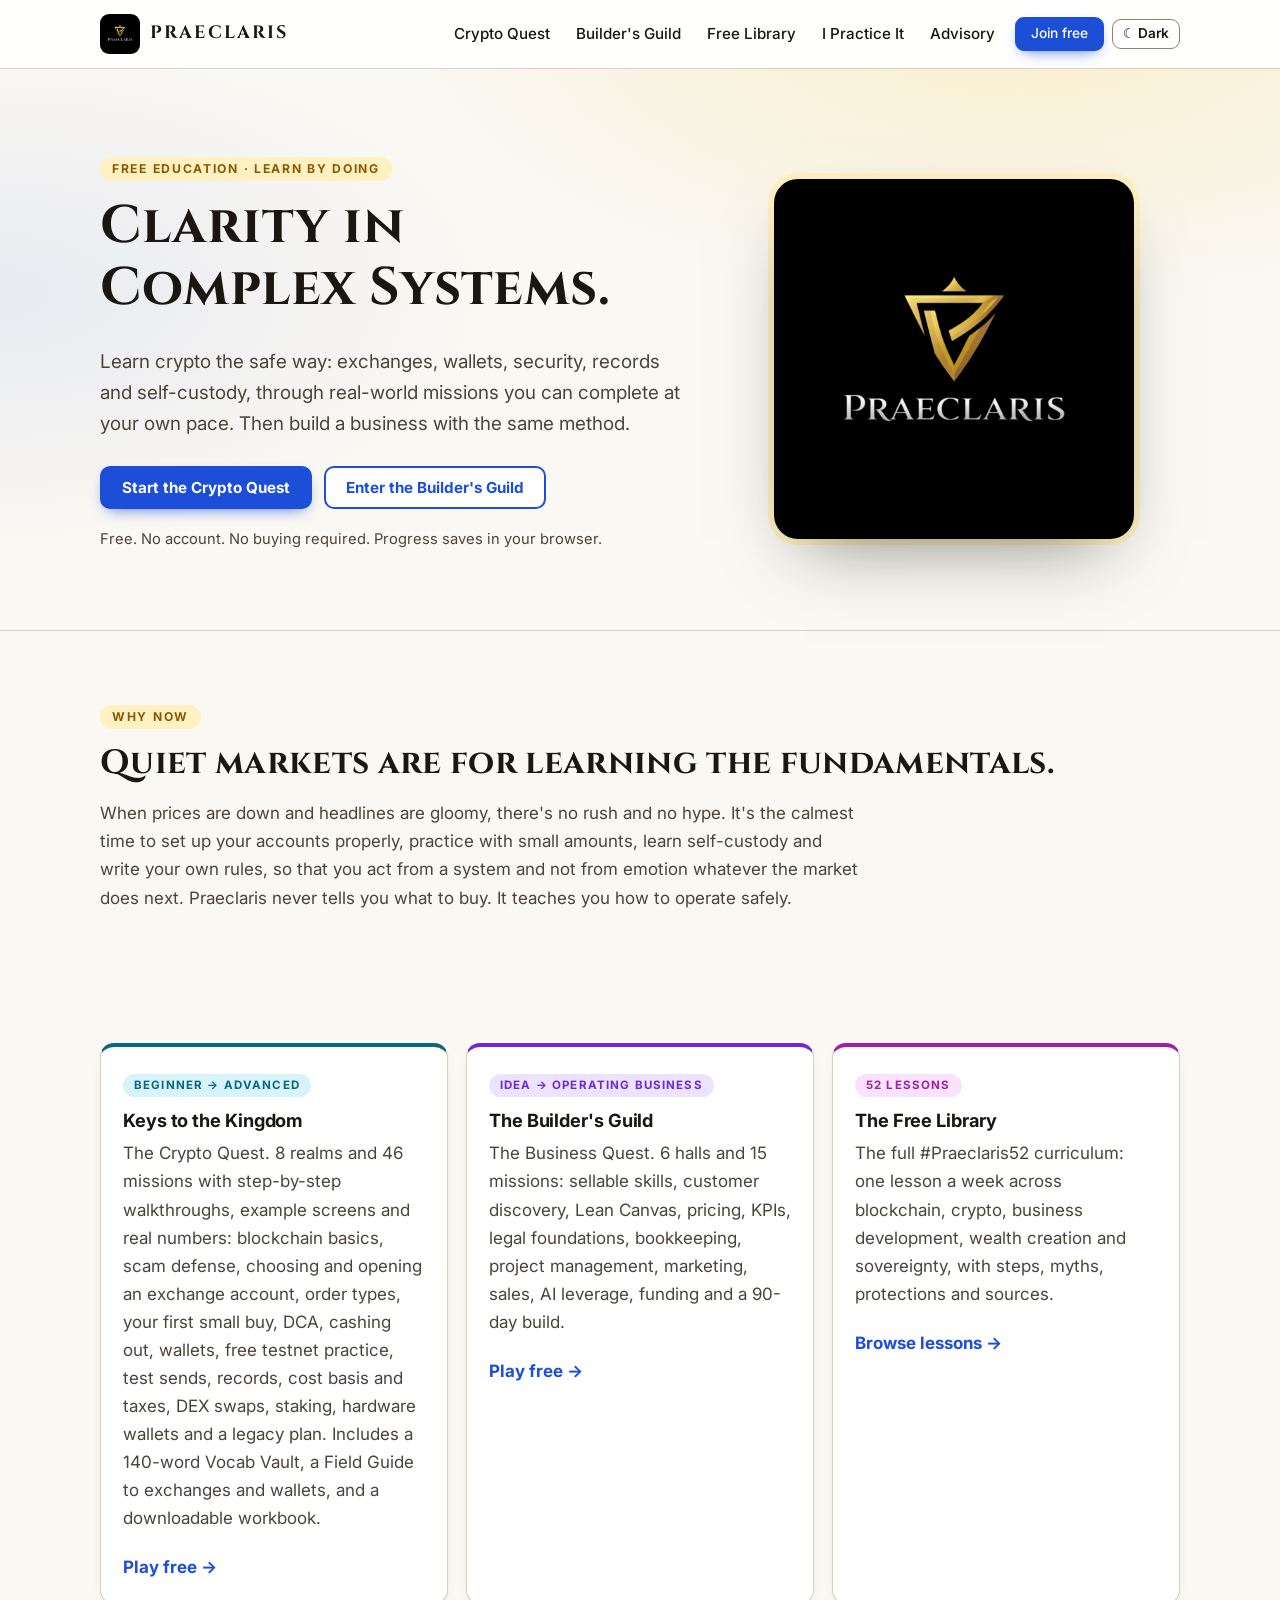
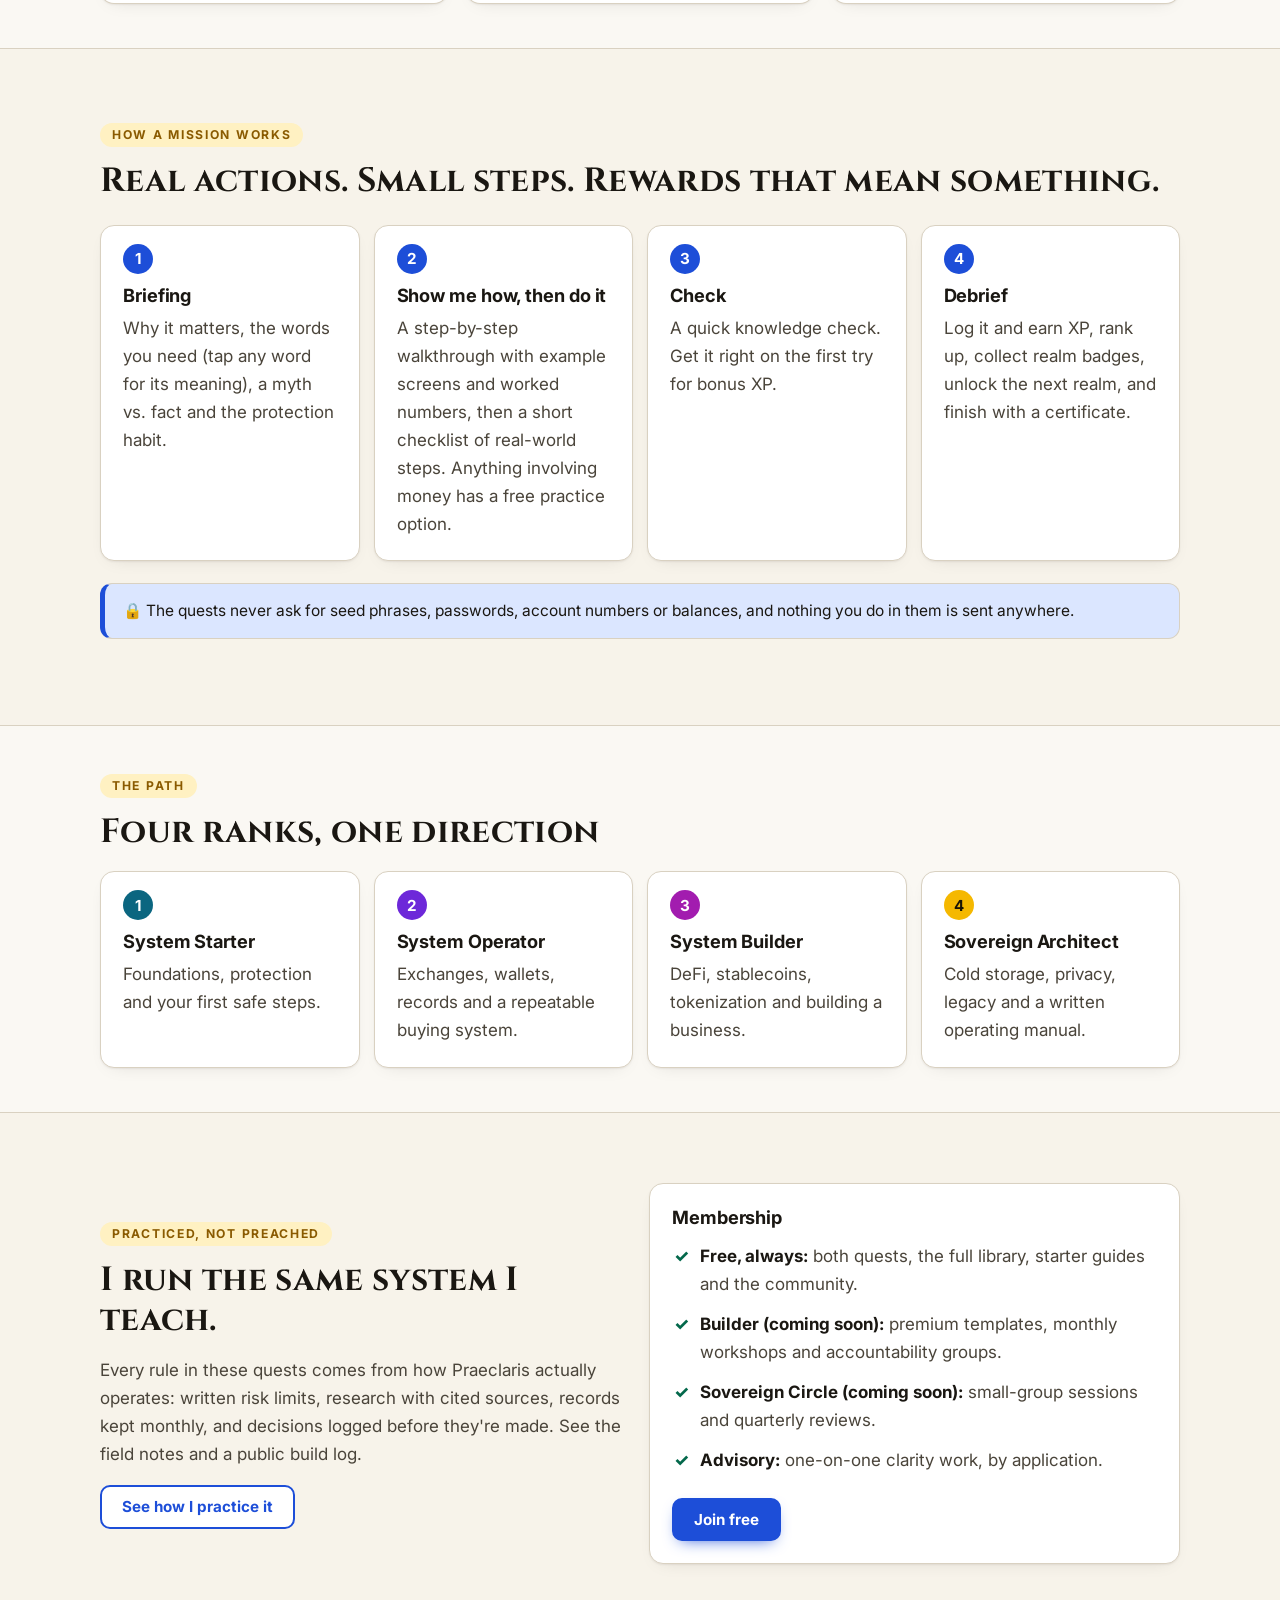
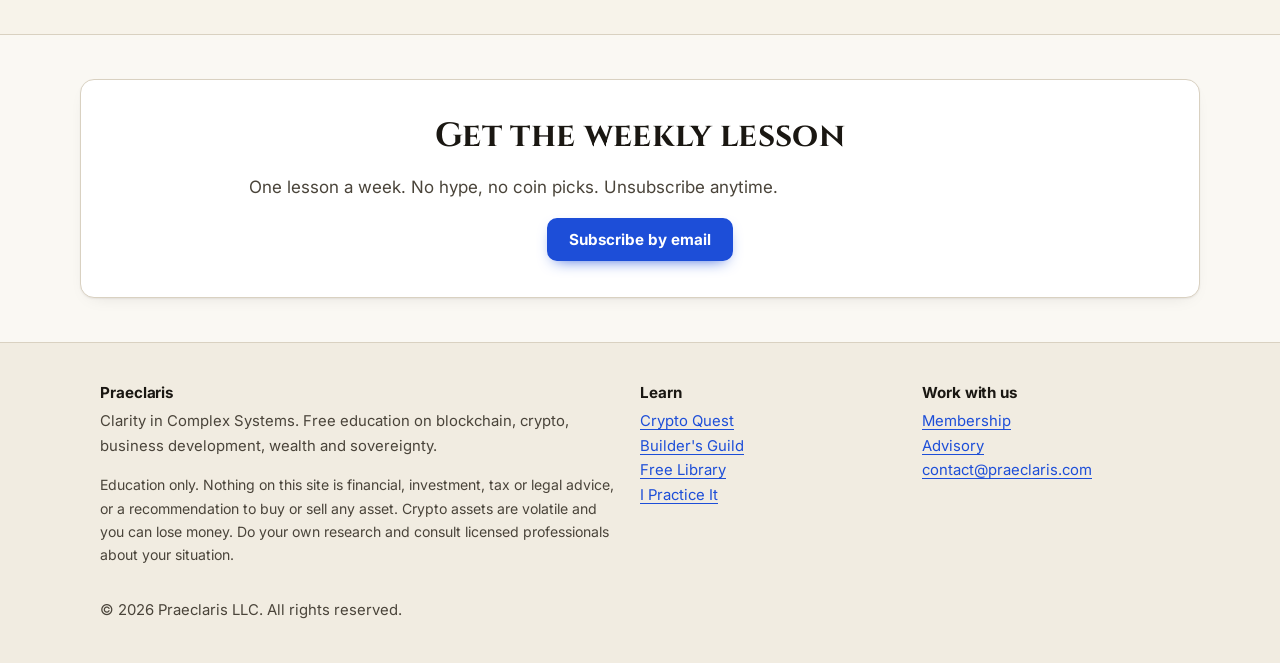
<file: index.html>
<!doctype html>
<html lang="en">
<head>
<meta charset="utf-8">
<script>try{if(localStorage.getItem("praeclaris.theme")==="dark")document.documentElement.setAttribute("data-theme","dark")}catch(e){}</script>
<meta name="viewport" content="width=device-width, initial-scale=1">
<title>Praeclaris · Clarity in Complex Systems</title>
<meta name="description" content="Free, gamified education on crypto, wallets, exchanges, security and business development. Learn by doing, from beginner to advanced.">
<meta property="og:title" content="Praeclaris · Clarity in Complex Systems">
<meta property="og:description" content="Free, gamified education on crypto, wallets, exchanges, security and business development.">
<meta property="og:image" content="assets/logo.png">
<link rel="icon" href="assets/logo.png">
<link rel="preconnect" href="https://fonts.googleapis.com">
<link rel="preconnect" href="https://fonts.gstatic.com" crossorigin>
<link href="https://fonts.googleapis.com/css2?family=Cinzel:wght@500;600;700&family=Inter:wght@400;500;600;700;800&display=swap" rel="stylesheet">
<link rel="stylesheet" href="assets/site.css">
</head>
<body data-root="." data-page="home">
<main id="main">

<section class="hero">
  <div class="wrap hero-grid">
    <div>
      <span class="eyebrow">Free education · Learn by doing</span>
      <h1>Clarity in<br>Complex Systems.</h1>
      <p class="lead">Learn crypto the safe way: exchanges, wallets, security, records and self-custody, through real-world missions you can complete at your own pace. Then build a business with the same method.</p>
      <div class="actions">
        <a class="btn primary" href="quest/">Start the Crypto Quest</a>
        <a class="btn" href="quest/?track=business">Enter the Builder's Guild</a>
      </div>
      <p class="muted" style="margin-top:18px;font-size:.92rem">Free. No account. No buying required. Progress saves in your browser.</p>
    </div>
    <div style="display:grid;place-items:center">
      <img src="assets/logo.png" alt="Praeclaris logo" width="360" height="360" class="hero-logo">
    </div>
  </div>
</section>

<section>
  <div class="wrap">
    <span class="eyebrow">Why now</span>
    <h2>Quiet markets are for learning the fundamentals.</h2>
    <p class="muted" style="max-width:760px">When prices are down and headlines are gloomy, there's no rush and no hype. It's the calmest time to set up your accounts properly, practice with small amounts, learn self-custody and write your own rules, so that you act from a system and not from emotion whatever the market does next. Praeclaris never tells you what to buy. It teaches you how to operate safely.</p>
  </div>
</section>

<section class="tight">
  <div class="wrap grid g3">
    <a class="card link feature lvl-1" href="quest/">
      <span class="tag lvl-1">Beginner → Advanced</span>
      <h3>Keys to the Kingdom</h3>
      <p class="muted">The Crypto Quest. 8 realms and 46 missions with step-by-step walkthroughs, example screens and real numbers: blockchain basics, scam defense, choosing and opening an exchange account, order types, your first small buy, DCA, cashing out, wallets, free testnet practice, test sends, records, cost basis and taxes, DEX swaps, staking, hardware wallets and a legacy plan. Includes a 140-word Vocab Vault, a Field Guide to exchanges and wallets, and a downloadable workbook.</p>
      <span class="go">Play free →</span>
    </a>
    <a class="card link feature lvl-2" href="quest/?track=business">
      <span class="tag lvl-2">Idea → Operating business</span>
      <h3>The Builder's Guild</h3>
      <p class="muted">The Business Quest. 6 halls and 15 missions: sellable skills, customer discovery, Lean Canvas, pricing, KPIs, legal foundations, bookkeeping, project management, marketing, sales, AI leverage, funding and a 90-day build.</p>
      <span class="go">Play free →</span>
    </a>
    <a class="card link feature lvl-3" href="learn/">
      <span class="tag lvl-3">52 lessons</span>
      <h3>The Free Library</h3>
      <p class="muted">The full #Praeclaris52 curriculum: one lesson a week across blockchain, crypto, business development, wealth creation and sovereignty, with steps, myths, protections and sources.</p>
      <span class="go">Browse lessons →</span>
    </a>
  </div>
</section>

<section class="alt">
  <div class="wrap">
    <span class="eyebrow">How a mission works</span>
    <h2>Real actions. Small steps. Rewards that mean something.</h2>
    <div class="path" style="margin-top:24px">
      <div class="card"><h3>Briefing</h3><p class="muted">Why it matters, the words you need (tap any word for its meaning), a myth vs. fact and the protection habit.</p></div>
      <div class="card"><h3>Show me how, then do it</h3><p class="muted">A step-by-step walkthrough with example screens and worked numbers, then a short checklist of real-world steps. Anything involving money has a free practice option.</p></div>
      <div class="card"><h3>Check</h3><p class="muted">A quick knowledge check. Get it right on the first try for bonus XP.</p></div>
      <div class="card"><h3>Debrief</h3><p class="muted">Log it and earn XP, rank up, collect realm badges, unlock the next realm, and finish with a certificate.</p></div>
    </div>
    <p class="notice info" style="margin-top:22px">🔒 The quests never ask for seed phrases, passwords, account numbers or balances, and nothing you do in them is sent anywhere.</p>
  </div>
</section>

<section class="tight">
  <div class="wrap">
    <span class="eyebrow">The path</span>
    <h2>Four ranks, one direction</h2>
    <div class="path levels" style="margin-top:20px">
      <div class="card"><h3>System Starter</h3><p class="muted">Foundations, protection and your first safe steps.</p></div>
      <div class="card"><h3>System Operator</h3><p class="muted">Exchanges, wallets, records and a repeatable buying system.</p></div>
      <div class="card"><h3>System Builder</h3><p class="muted">DeFi, stablecoins, tokenization and building a business.</p></div>
      <div class="card"><h3>Sovereign Architect</h3><p class="muted">Cold storage, privacy, legacy and a written operating manual.</p></div>
    </div>
  </div>
</section>

<section class="alt">
  <div class="wrap grid g2" style="align-items:center">
    <div>
      <span class="eyebrow">Practiced, not preached</span>
      <h2>I run the same system I teach.</h2>
      <p class="muted">Every rule in these quests comes from how Praeclaris actually operates: written risk limits, research with cited sources, records kept monthly, and decisions logged before they're made. See the field notes and a public build log.</p>
      <a class="btn" href="practice.html">See how I practice it</a>
    </div>
    <div class="card">
      <h3>Membership</h3>
      <ul class="list">
        <li><b>Free, always:</b> both quests, the full library, starter guides and the community.</li>
        <li><b>Builder (coming soon):</b> premium templates, monthly workshops and accountability groups.</li>
        <li><b>Sovereign Circle (coming soon):</b> small-group sessions and quarterly reviews.</li>
        <li><b>Advisory:</b> one-on-one clarity work, by application.</li>
      </ul>
      <a class="btn primary" href="join.html">Join free</a>
    </div>
  </div>
</section>

<section class="tight" id="newsletter">
  <div class="wrap card" style="text-align:center;padding:36px">
    <h2>Get the weekly lesson</h2>
    <p class="muted">One lesson a week. No hype, no coin picks. Unsubscribe anytime.</p>
    <a class="btn primary" href="mailto:contact@praeclaris.com?subject=Subscribe%20me%20to%20the%20weekly%20lesson">Subscribe by email</a>
  </div>
</section>

</main>
<script src="assets/site.js"></script>
</body>
</html>
</file>
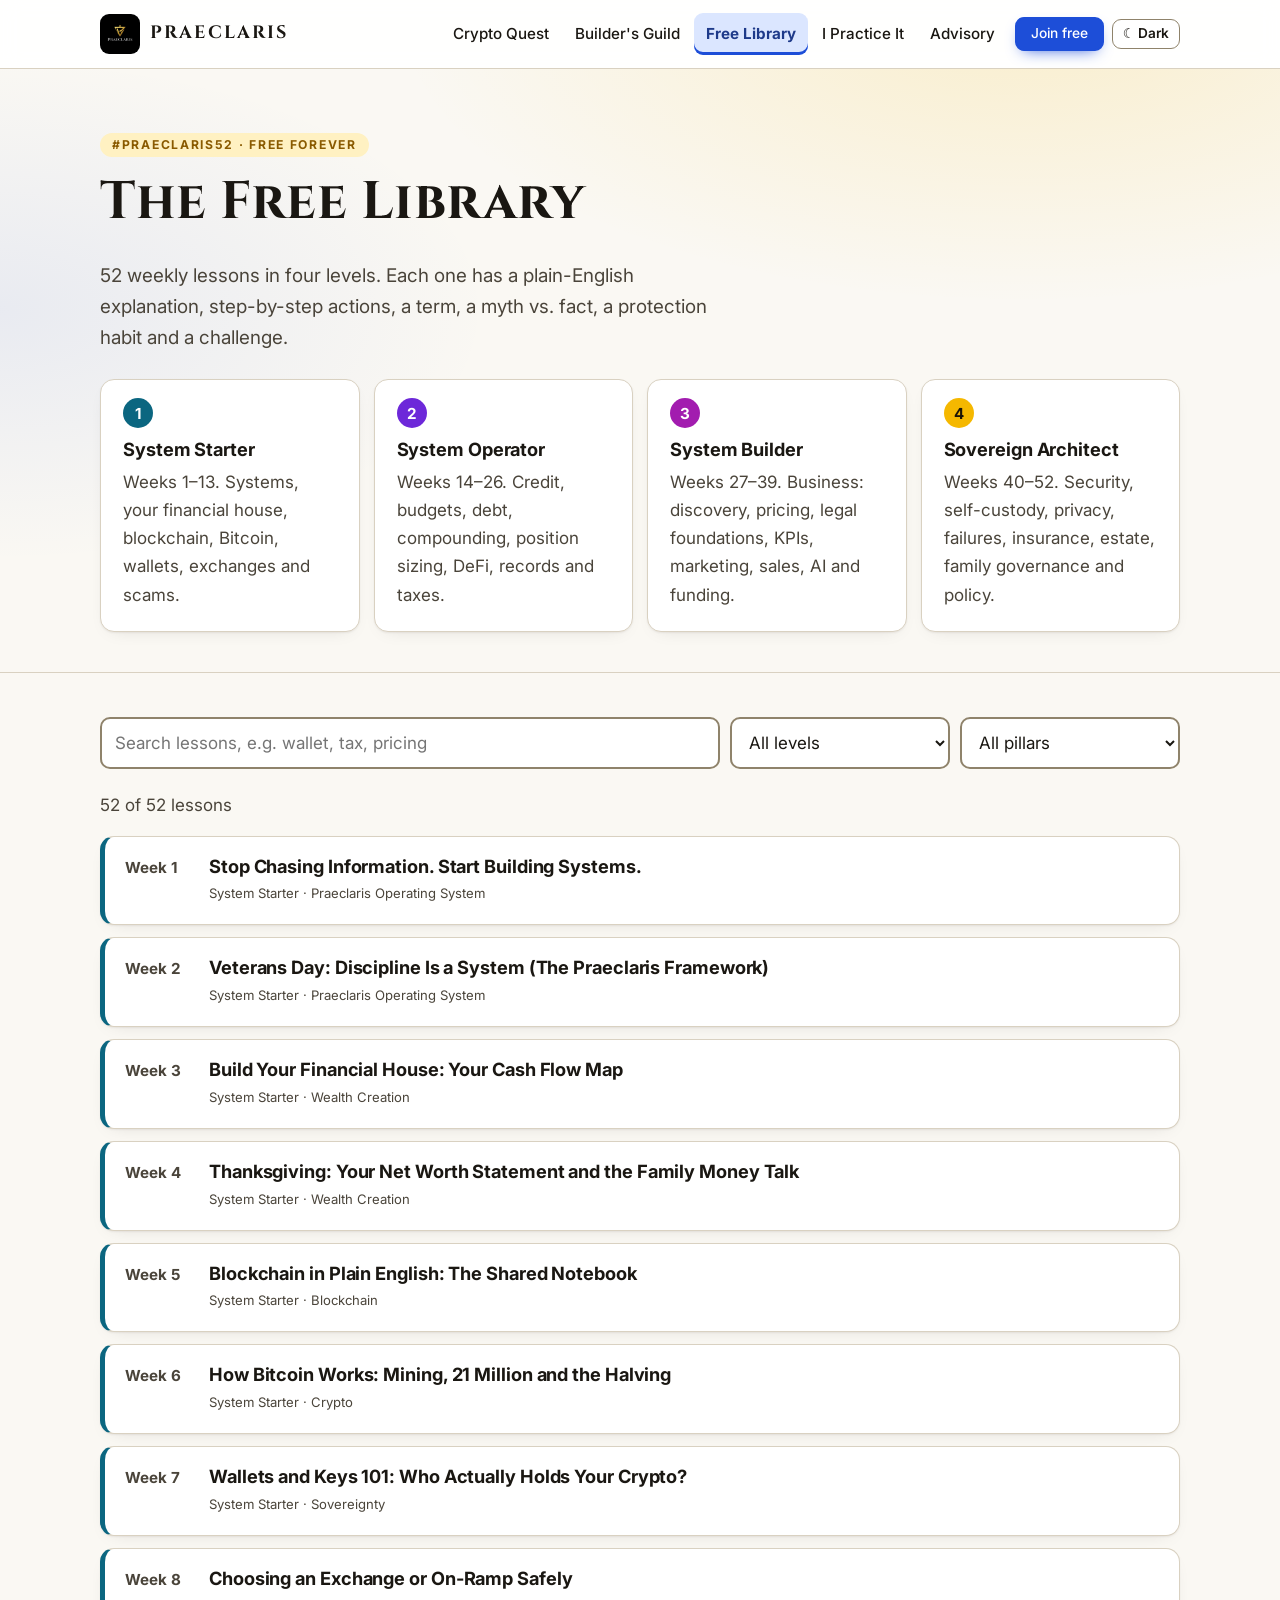
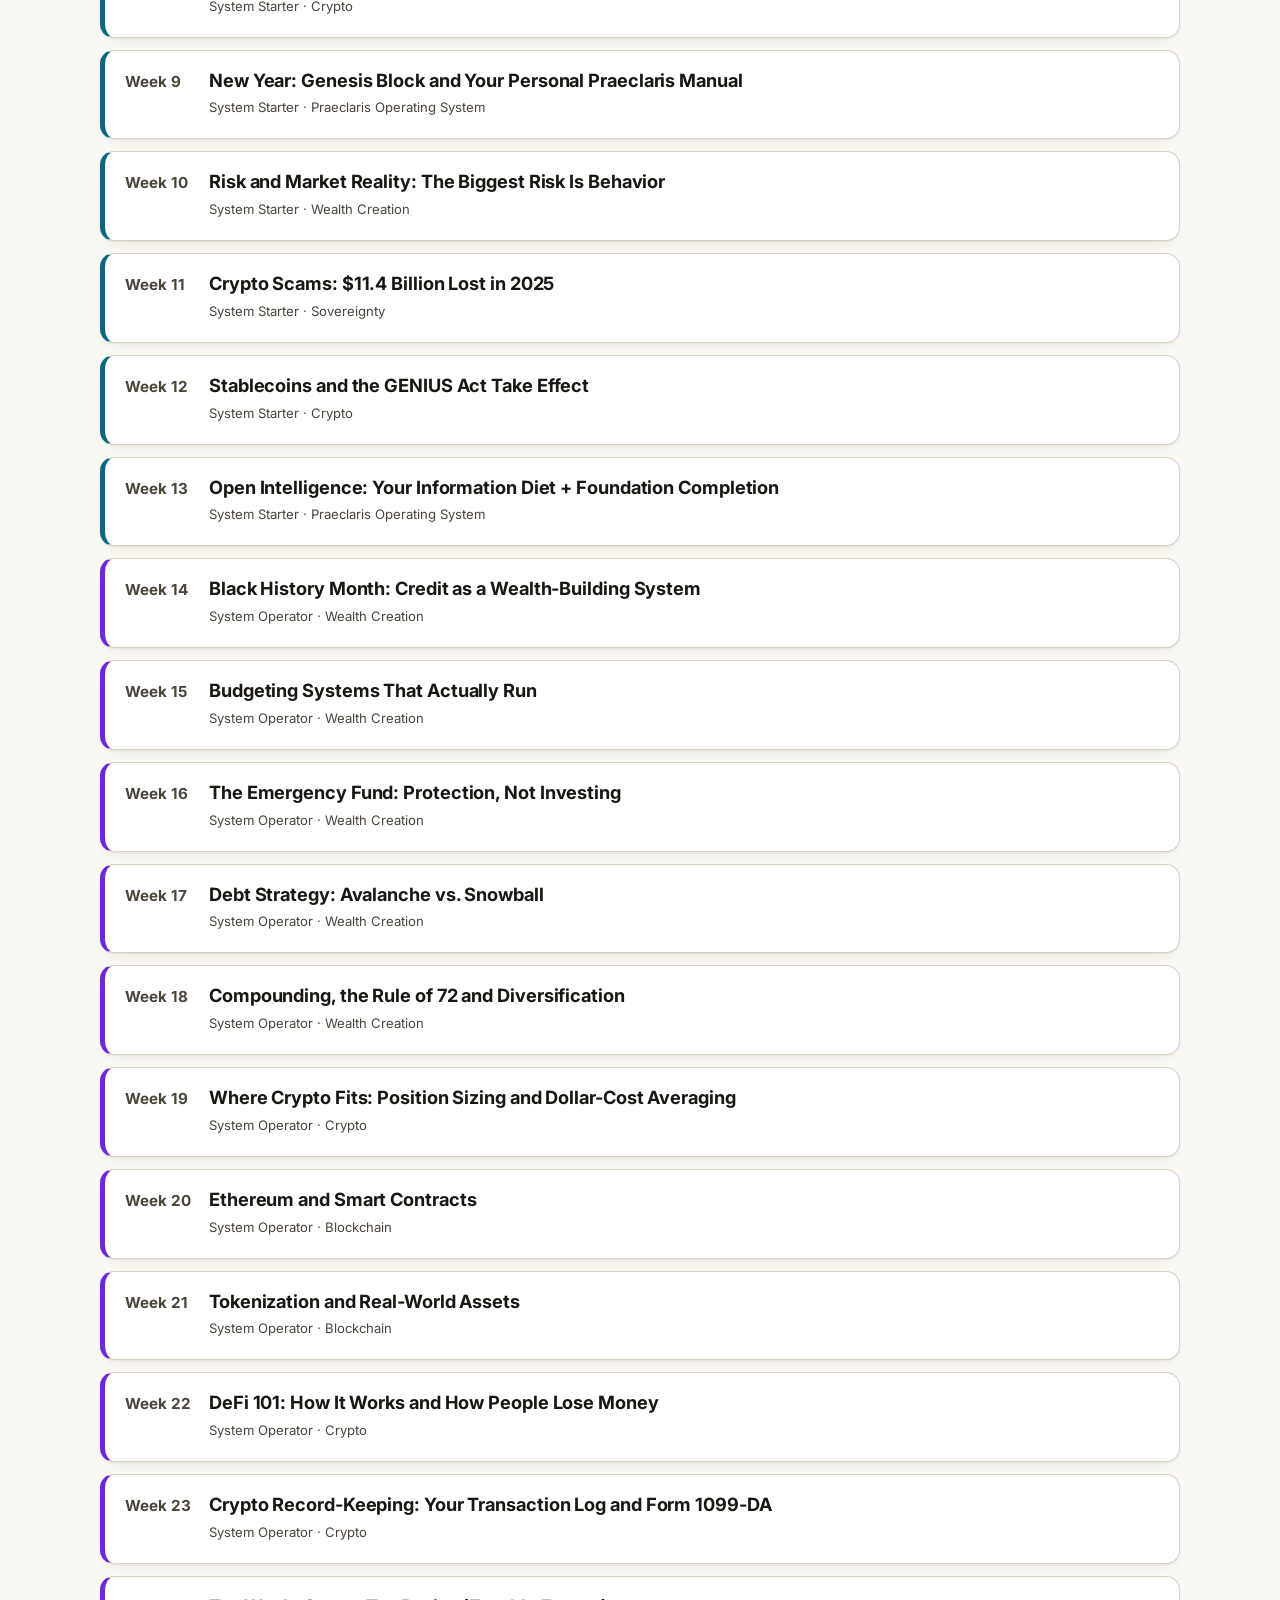
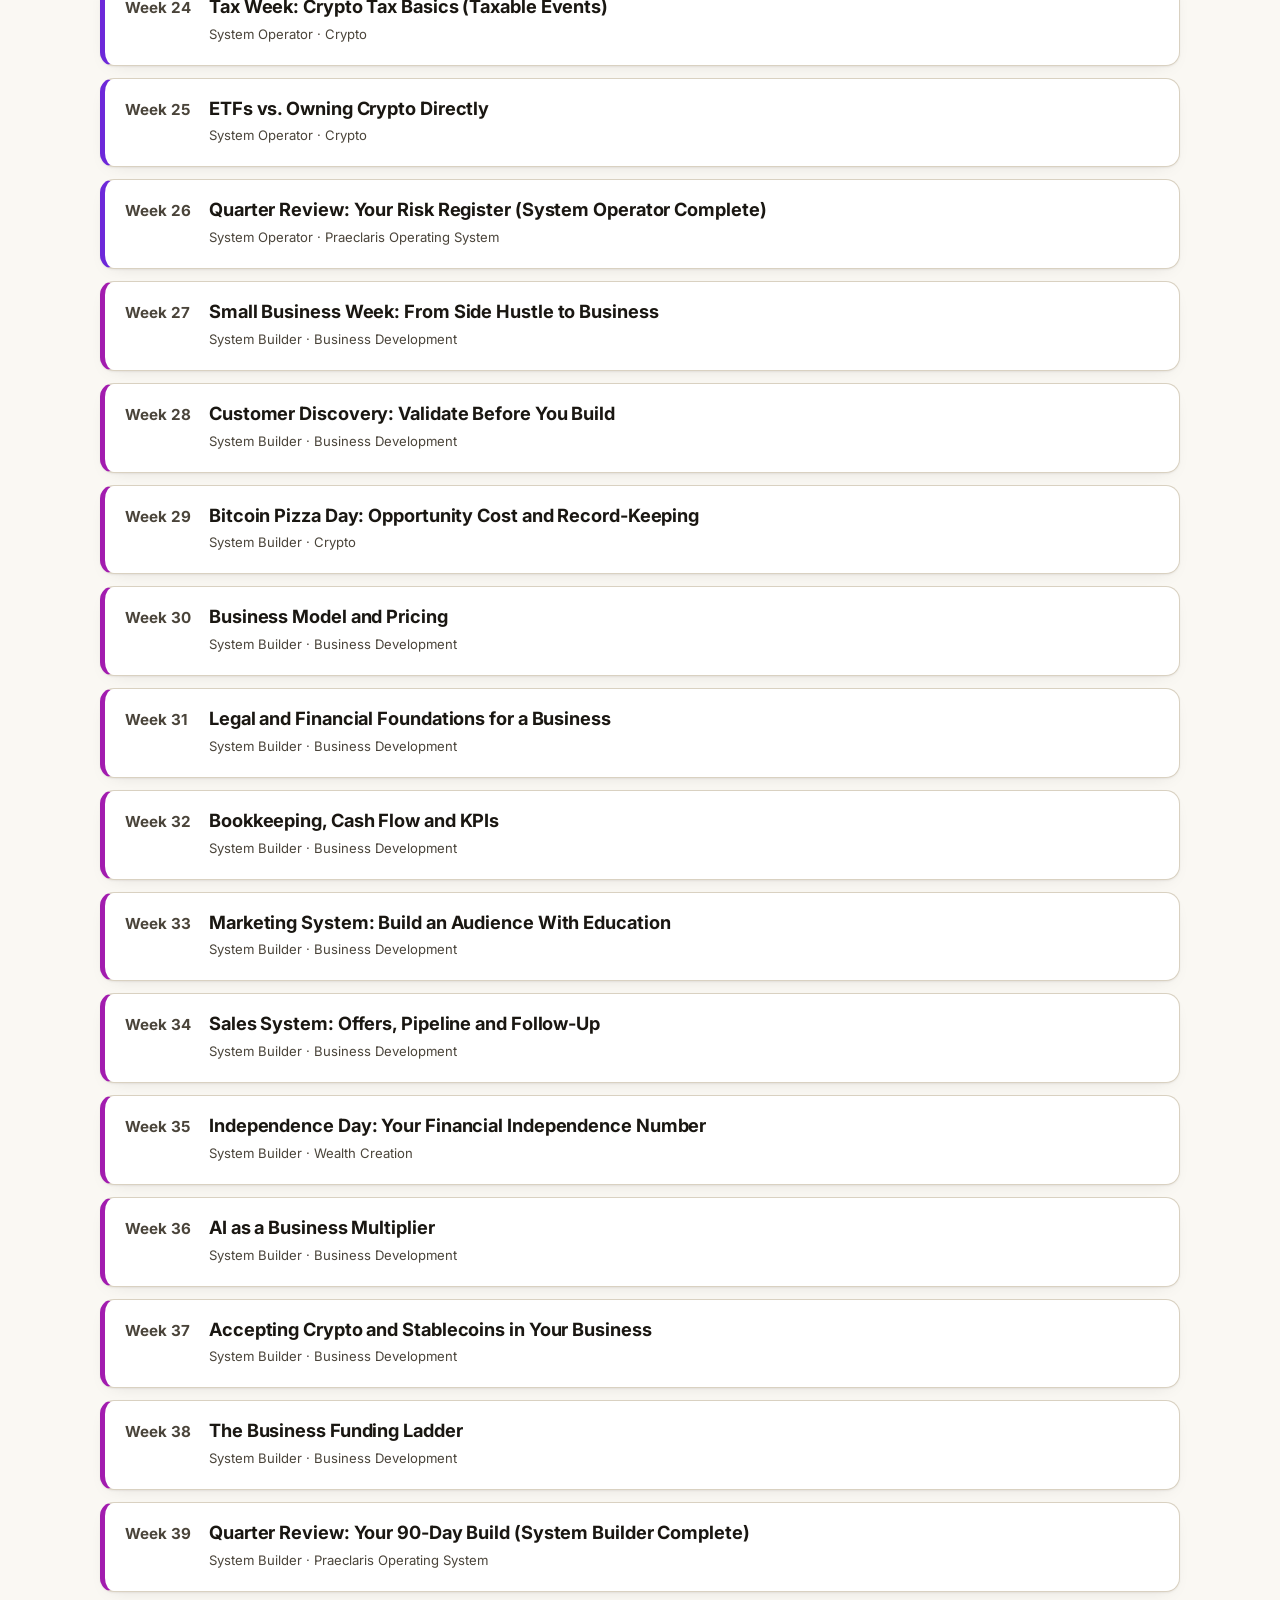
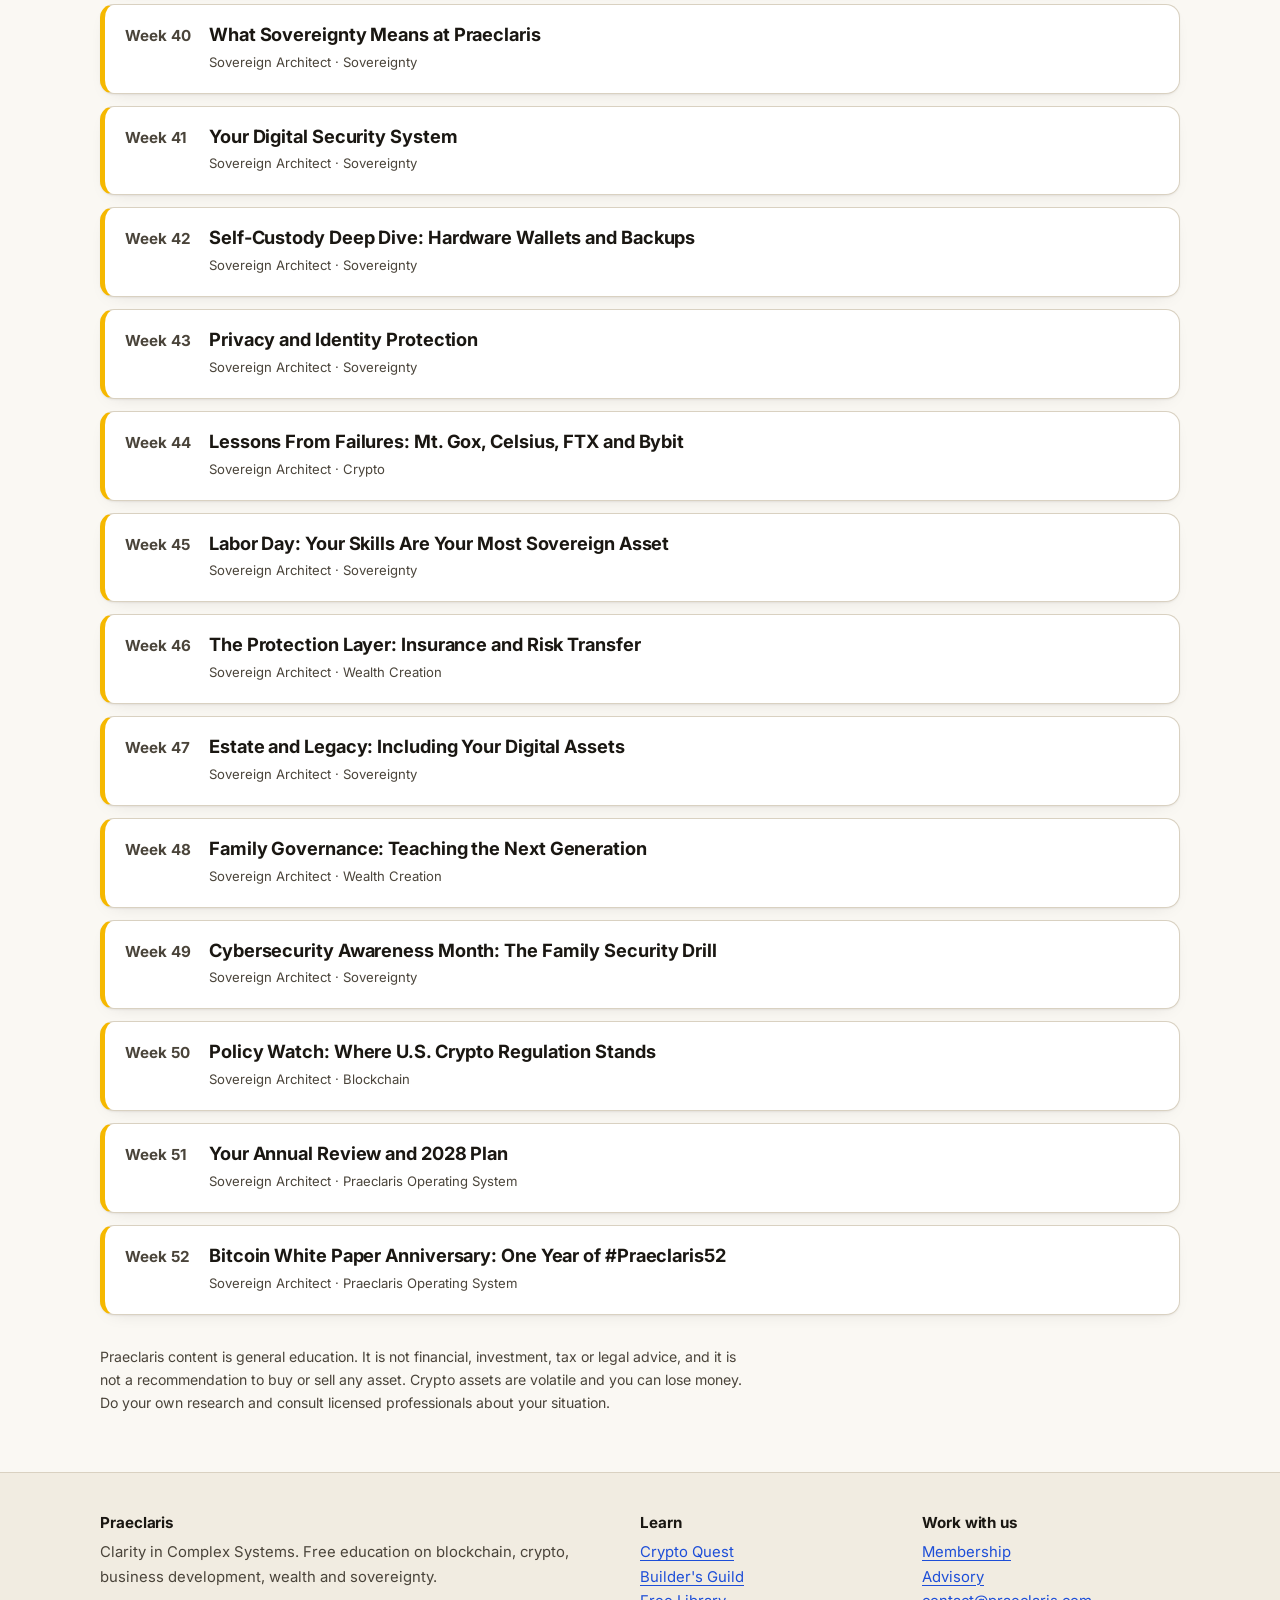
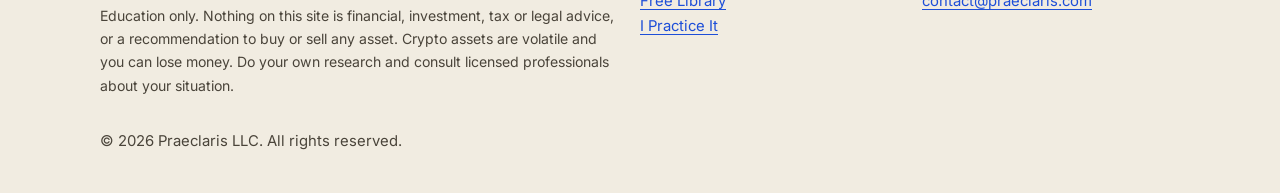
<file: learn/index.html>
<!doctype html>
<html lang="en">
<head>
<meta charset="utf-8">
<script>try{if(localStorage.getItem("praeclaris.theme")==="dark")document.documentElement.setAttribute("data-theme","dark")}catch(e){}</script>
<meta name="viewport" content="width=device-width, initial-scale=1">
<title>Free Library · Praeclaris</title>
<meta name="description" content="52 free lessons on blockchain, crypto, business development, wealth creation and sovereignty, in four levels from System Starter to Sovereign Architect.">
<link rel="icon" href="../assets/logo.png">
<link rel="preconnect" href="https://fonts.googleapis.com">
<link rel="preconnect" href="https://fonts.gstatic.com" crossorigin>
<link href="https://fonts.googleapis.com/css2?family=Cinzel:wght@500;600;700&family=Inter:wght@400;500;600;700;800&display=swap" rel="stylesheet">
<link rel="stylesheet" href="../assets/site.css">
</head>
<body data-root=".." data-page="learn">
<main id="main">
  <section class="hero" style="padding:60px 0 40px">
    <div class="wrap">
      <span class="eyebrow">#Praeclaris52 · Free forever</span>
      <h1>The Free Library</h1>
      <p class="lead">52 weekly lessons in four levels. Each one has a plain-English explanation, step-by-step actions, a term, a myth vs. fact, a protection habit and a challenge.</p>
      <div class="path levels" style="margin-top:26px">
        <div class="card"><h3>System Starter</h3><p class="muted">Weeks 1–13. Systems, your financial house, blockchain, Bitcoin, wallets, exchanges and scams.</p></div>
        <div class="card"><h3>System Operator</h3><p class="muted">Weeks 14–26. Credit, budgets, debt, compounding, position sizing, DeFi, records and taxes.</p></div>
        <div class="card"><h3>System Builder</h3><p class="muted">Weeks 27–39. Business: discovery, pricing, legal foundations, KPIs, marketing, sales, AI and funding.</p></div>
        <div class="card"><h3>Sovereign Architect</h3><p class="muted">Weeks 40–52. Security, self-custody, privacy, failures, insurance, estate, family governance and policy.</p></div>
      </div>
    </div>
  </section>
  <section class="tight">
    <div class="wrap">
      <div class="filters">
        <input id="q" type="search" placeholder="Search lessons, e.g. wallet, tax, pricing" aria-label="Search lessons">
        <select id="lvl" aria-label="Filter by level"><option value="">All levels</option><option value="1">System Starter</option><option value="2">System Operator</option><option value="3">System Builder</option><option value="4">Sovereign Architect</option></select>
        <select id="pil" aria-label="Filter by pillar"><option value="">All pillars</option></select>
      </div>
      <p id="count" class="muted"></p>
      <div id="list"></div>
      <p class="disclaimer" id="disc" style="margin-top:30px"></p>
    </div>
  </section>
</main>
<script src="../assets/site.js"></script>
<script src="../data/library.js"></script>
<script>
(function () {
  var L = window.PRAECLARIS_LIBRARY, list = document.getElementById("list");
  function esc(s) { return String(s || "").replace(/[&<>"']/g, function (c) { return { "&": "&amp;", "<": "&lt;", ">": "&gt;", '"': "&quot;", "'": "&#39;" }[c]; }); }
  document.getElementById("disc").textContent = L.disclaimer;
  var pillars = [];
  L.lessons.forEach(function (l) { if (pillars.indexOf(l.pillar) < 0) pillars.push(l.pillar); });
  var pil = document.getElementById("pil");
  pillars.sort().forEach(function (p) { var o = document.createElement("option"); o.value = p; o.textContent = p; pil.appendChild(o); });

  function card(l) {
    var src = l.sources.map(function (s) { return s.url ? '<a href="' + esc(s.url) + '" target="_blank" rel="noopener">' + esc(s.title) + "</a>" : esc(s.title); }).join(" · ");
    return '<details class="card lesson lv' + l.level + '" id="week-' + l.n + '"><summary><span class="wk">Week ' + l.n + '</span><span><h3 style="margin:0">' + esc(l.theme) + '</h3><span class="meta">' + esc(l.levelName) + " · " + esc(l.pillar) + "</span></span></summary>" +
      '<div class="body"><p><b class="gold">' + esc(l.principle) + "</b></p><p>" + esc(l.intro) + "</p><h4>Steps</h4><ol>" +
      l.steps.map(function (s) { return "<li>" + esc(s) + "</li>"; }).join("") + "</ol>" +
      '<dl class="kv">' + (l.term ? "<dt class=\"k-term\">Term</dt><dd>" + esc(l.term) + "</dd>" : "") + (l.myth ? "<dt class=\"k-myth\">Myth vs. fact</dt><dd>" + esc(l.myth) + "</dd>" : "") +
      (l.protect ? "<dt class=\"k-protect\">Protect</dt><dd>" + esc(l.protect) + "</dd>" : "") + (l.challenge ? "<dt class=\"k-challenge\">Challenge</dt><dd>" + esc(l.challenge) + "</dd>" : "") +
      "<dt class=\"k-take\">Takeaway</dt><dd>" + esc(l.takeaway) + "</dd><dt class=\"k-reflect\">Reflect</dt><dd>" + esc(l.question) + "</dd></dl>" +
      '<p class="src" style="margin-top:14px">Sources: ' + src + "</p></div></details>";
  }
  function draw() {
    var q = document.getElementById("q").value.toLowerCase().trim(), lv = document.getElementById("lvl").value, p = pil.value;
    var rows = L.lessons.filter(function (l) {
      if (lv && String(l.level) !== lv) return false;
      if (p && l.pillar !== p) return false;
      if (q && JSON.stringify(l).toLowerCase().indexOf(q) < 0) return false;
      return true;
    });
    document.getElementById("count").textContent = rows.length + " of " + L.lessons.length + " lessons";
    list.innerHTML = rows.map(card).join("");
  }
  ["q", "lvl"].forEach(function (id) { document.getElementById(id).addEventListener("input", draw); });
  pil.addEventListener("input", draw);
  draw();
  function openHash() {
    var el = location.hash && document.getElementById(location.hash.slice(1));
    if (el) { el.open = true; el.scrollIntoView({ behavior: "smooth", block: "start" }); }
  }
  window.addEventListener("hashchange", openHash); openHash();
})();
</script>
</body>
</html>
</file>
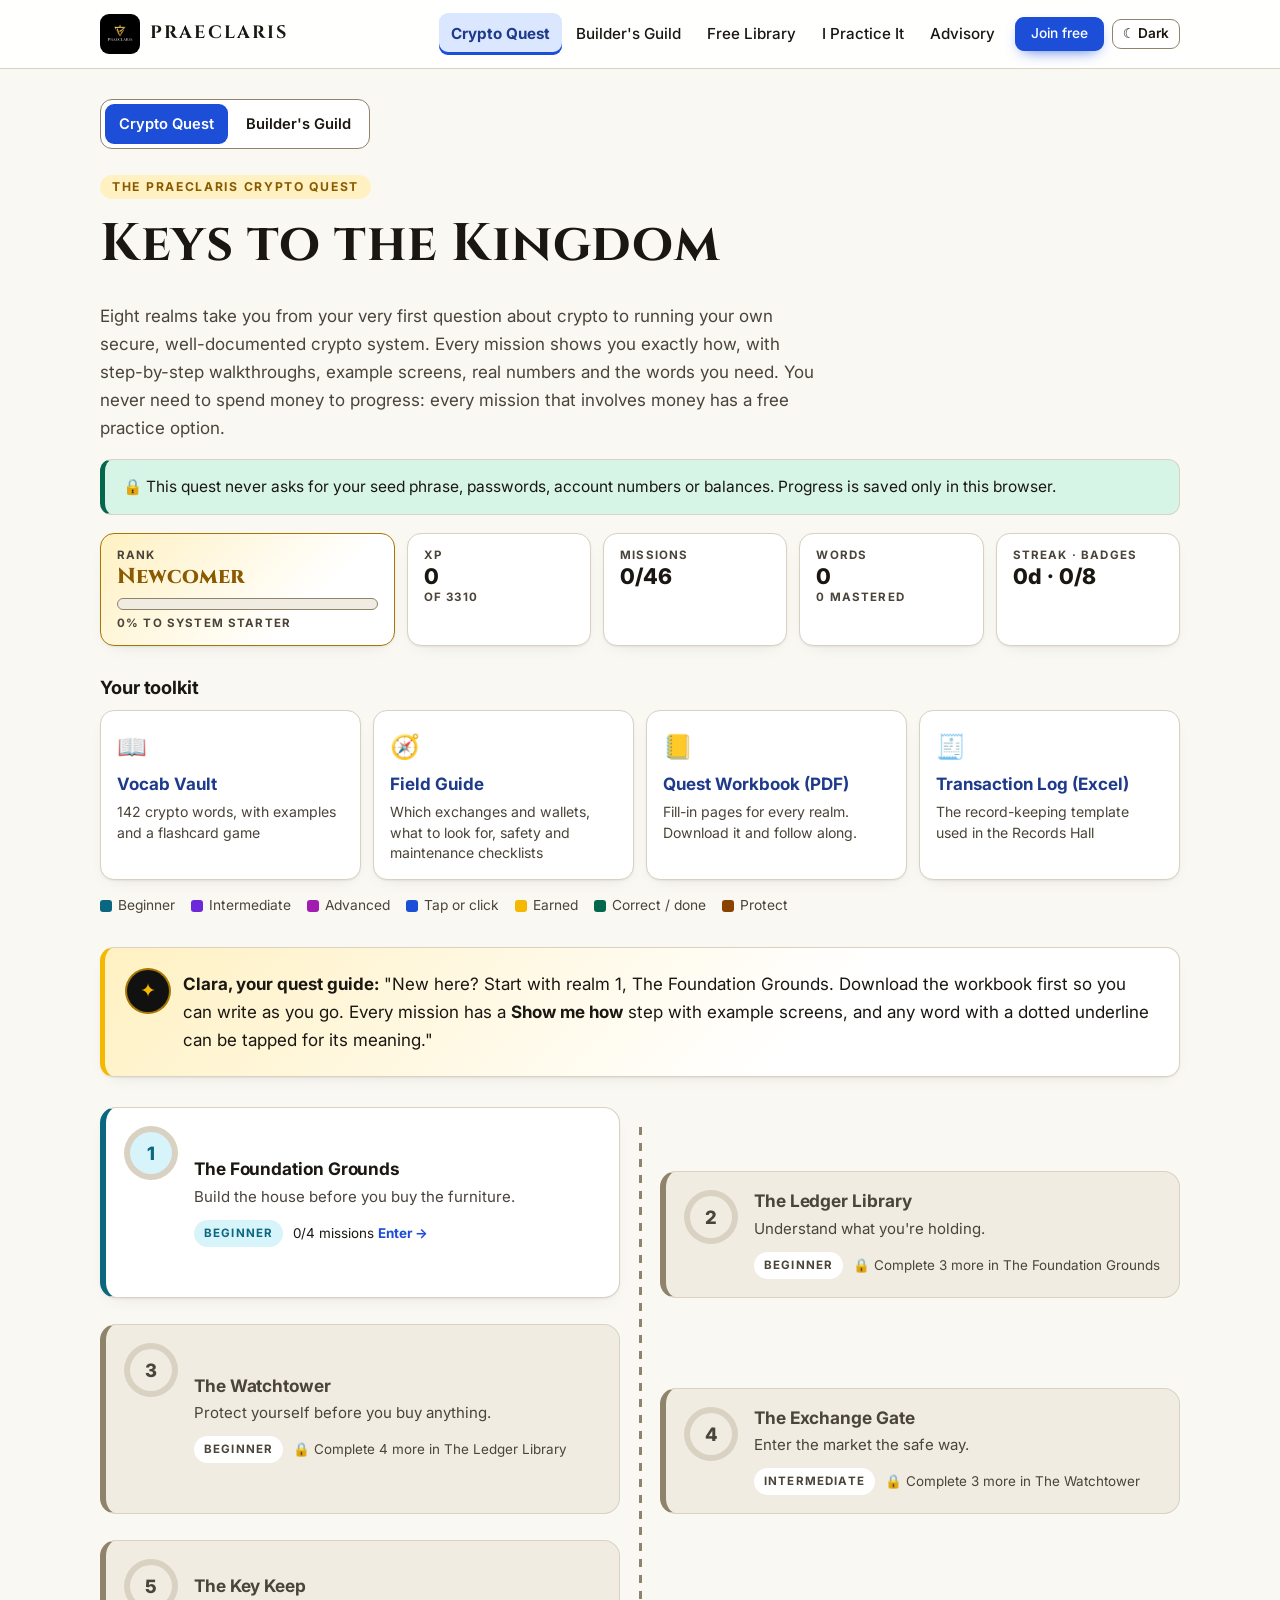
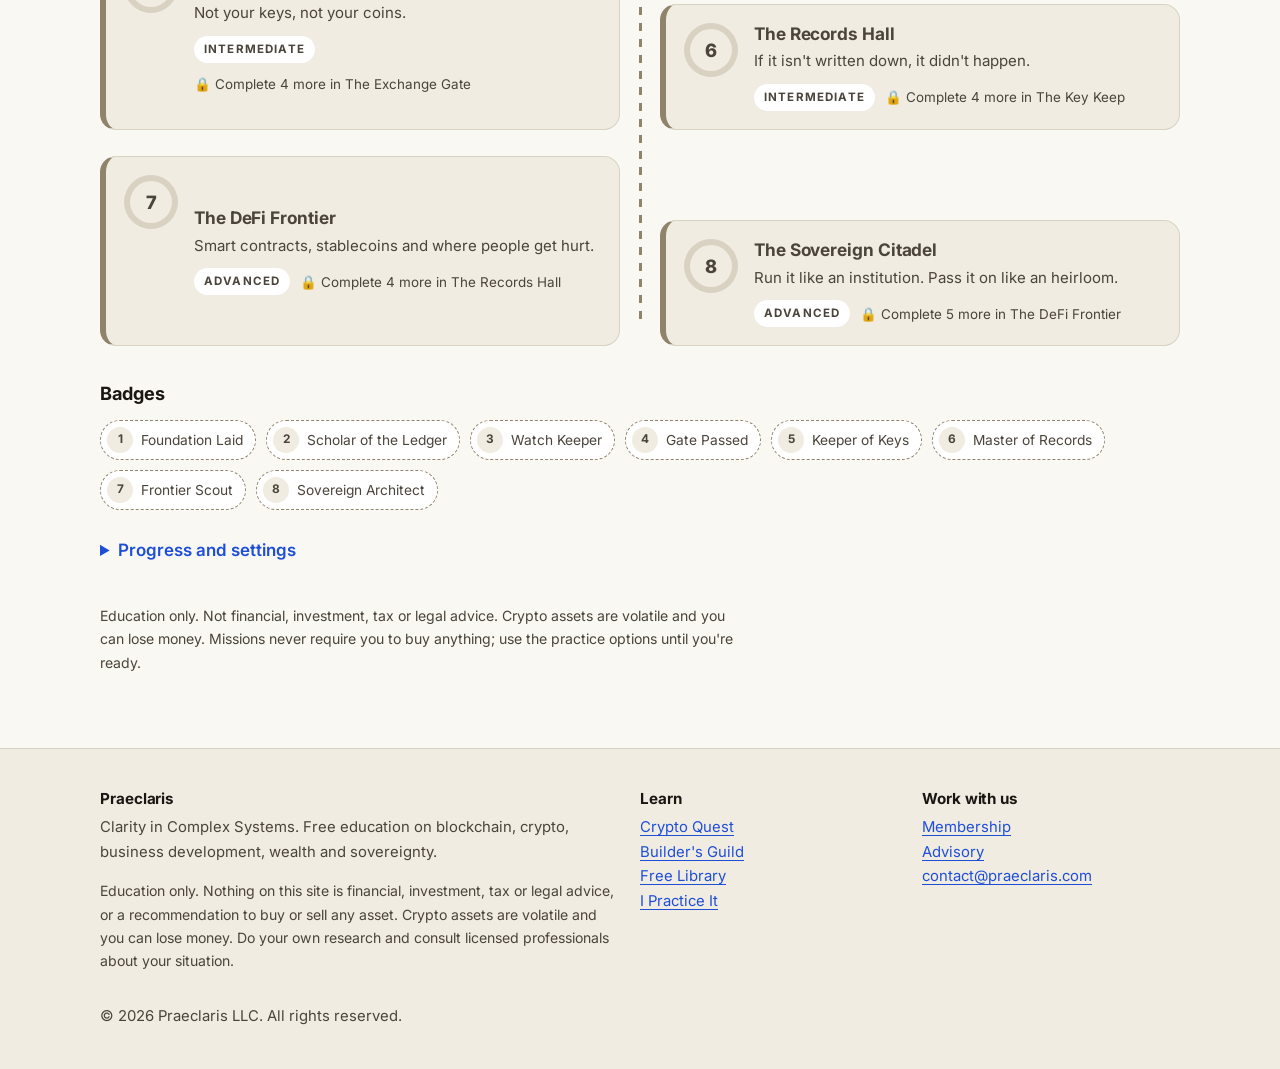
<file: quest/index.html>
<!doctype html>
<html lang="en">
<head>
<meta charset="utf-8">
<script>try{if(localStorage.getItem("praeclaris.theme")==="dark")document.documentElement.setAttribute("data-theme","dark")}catch(e){}</script>
<meta name="viewport" content="width=device-width, initial-scale=1">
<title>Crypto Quest · Praeclaris</title>
<meta name="description" content="A free, gamified path from crypto beginner to advanced: step-by-step guides to exchanges, wallets and DeFi, a crypto vocabulary vault, worked examples, a downloadable workbook and real-world missions with free practice options.">
<link rel="icon" href="../assets/logo.png">
<link rel="preconnect" href="https://fonts.googleapis.com">
<link rel="preconnect" href="https://fonts.gstatic.com" crossorigin>
<link href="https://fonts.googleapis.com/css2?family=Cinzel:wght@500;600;700&family=Inter:wght@400;500;600;700;800&display=swap" rel="stylesheet">
<link rel="stylesheet" href="../assets/site.css">
<link rel="stylesheet" href="quest.css">
<link rel="stylesheet" href="learn.css">
</head>
<body data-root=".." data-page="quest">
<main id="main" class="wrap" style="padding-bottom:60px">
  <div id="app"><p style="padding:60px 0">Loading the quest… If this message stays, please enable JavaScript.</p></div>
  <p class="disclaimer" style="margin-top:40px">Education only. Not financial, investment, tax or legal advice. Crypto assets are volatile and you can lose money. Missions never require you to buy anything; use the practice options until you're ready.</p>
</main>
<script>if (/[?&]track=business/.test(location.search)) document.body.setAttribute("data-page", "guild");</script>
<script src="../assets/site.js"></script>
<script src="../data/crypto-quest.js"></script>
<script src="../data/crypto-vocab.js"></script>
<script src="../data/crypto-guides.js"></script>
<script src="../data/business-quest.js"></script>
<script src="quest.js"></script>
</body>
</html>
</file>
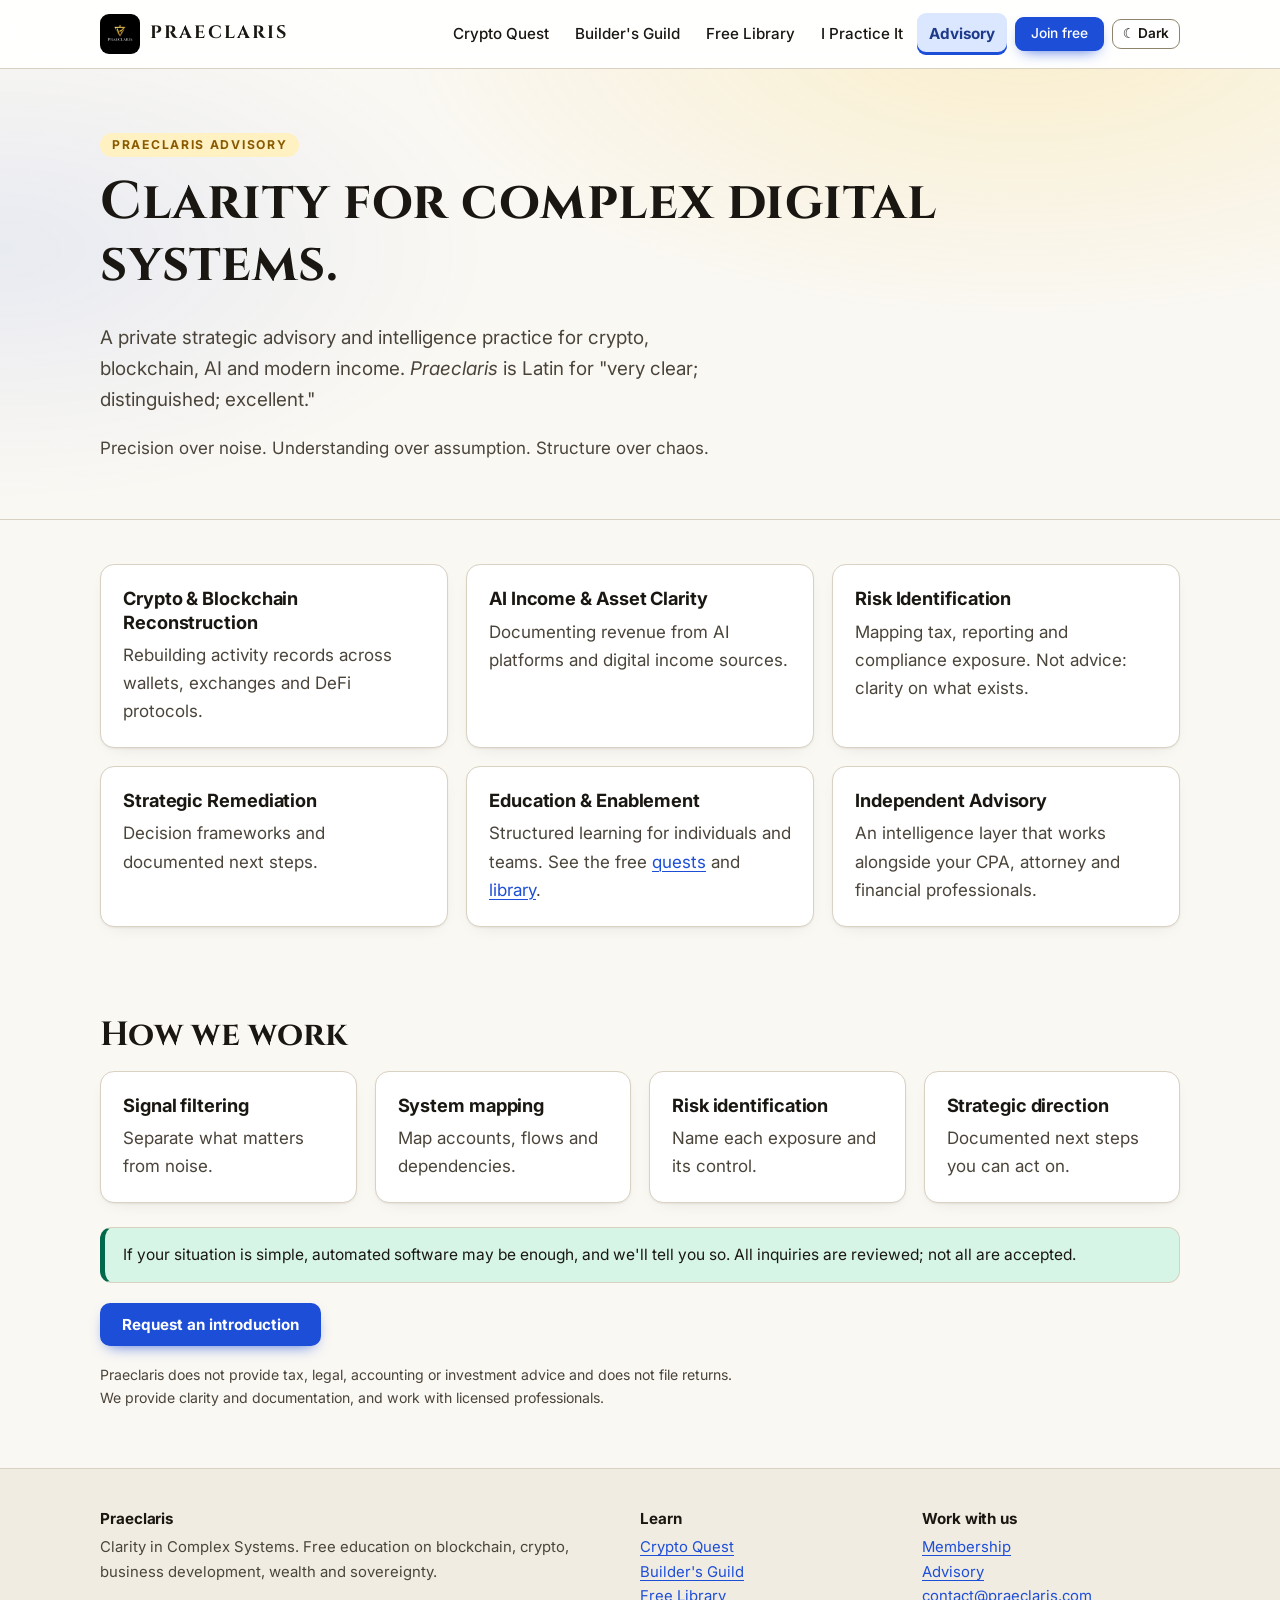
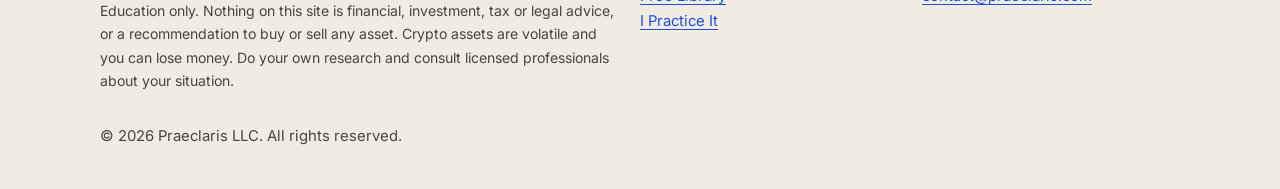
<file: advisory.html>
<!doctype html>
<html lang="en">
<head>
<meta charset="utf-8">
<script>try{if(localStorage.getItem("praeclaris.theme")==="dark")document.documentElement.setAttribute("data-theme","dark")}catch(e){}</script>
<meta name="viewport" content="width=device-width, initial-scale=1">
<title>Advisory · Praeclaris</title>
<meta name="description" content="Praeclaris Advisory: strategic clarity for crypto, blockchain, AI and modern income. Reconstruction, records, risk identification and remediation.">
<link rel="icon" href="assets/logo.png">
<link rel="preconnect" href="https://fonts.googleapis.com">
<link rel="preconnect" href="https://fonts.gstatic.com" crossorigin>
<link href="https://fonts.googleapis.com/css2?family=Cinzel:wght@500;600;700&family=Inter:wght@400;500;600;700;800&display=swap" rel="stylesheet">
<link rel="stylesheet" href="assets/site.css">
</head>
<body data-root="." data-page="advisory">
<main id="main">
<section class="hero" style="padding:60px 0 40px">
  <div class="wrap">
    <span class="eyebrow">Praeclaris Advisory</span>
    <h1>Clarity for complex digital systems.</h1>
    <p class="lead">A private strategic advisory and intelligence practice for crypto, blockchain, AI and modern income. <i>Praeclaris</i> is Latin for "very clear; distinguished; excellent."</p>
    <p class="muted">Precision over noise. Understanding over assumption. Structure over chaos.</p>
  </div>
</section>
<section class="tight">
  <div class="wrap grid g3">
    <div class="card"><h3>Crypto &amp; Blockchain Reconstruction</h3><p class="muted">Rebuilding activity records across wallets, exchanges and DeFi protocols.</p></div>
    <div class="card"><h3>AI Income &amp; Asset Clarity</h3><p class="muted">Documenting revenue from AI platforms and digital income sources.</p></div>
    <div class="card"><h3>Risk Identification</h3><p class="muted">Mapping tax, reporting and compliance exposure. Not advice: clarity on what exists.</p></div>
    <div class="card"><h3>Strategic Remediation</h3><p class="muted">Decision frameworks and documented next steps.</p></div>
    <div class="card"><h3>Education &amp; Enablement</h3><p class="muted">Structured learning for individuals and teams. See the free <a href="quest/">quests</a> and <a href="learn/">library</a>.</p></div>
    <div class="card"><h3>Independent Advisory</h3><p class="muted">An intelligence layer that works alongside your CPA, attorney and financial professionals.</p></div>
  </div>
</section>
<section class="tight">
  <div class="wrap">
    <h2>How we work</h2>
    <div class="grid g4" style="margin-top:16px">
      <div class="card"><h3>Signal filtering</h3><p class="muted">Separate what matters from noise.</p></div>
      <div class="card"><h3>System mapping</h3><p class="muted">Map accounts, flows and dependencies.</p></div>
      <div class="card"><h3>Risk identification</h3><p class="muted">Name each exposure and its control.</p></div>
      <div class="card"><h3>Strategic direction</h3><p class="muted">Documented next steps you can act on.</p></div>
    </div>
    <div class="notice" style="margin-top:24px">If your situation is simple, automated software may be enough, and we'll tell you so. All inquiries are reviewed; not all are accepted.</div>
    <p style="margin-top:20px"><a class="btn primary" href="mailto:contact@praeclaris.com?subject=Advisory%20inquiry">Request an introduction</a></p>
    <p class="disclaimer">Praeclaris does not provide tax, legal, accounting or investment advice and does not file returns. We provide clarity and documentation, and work with licensed professionals.</p>
  </div>
</section>
</main>
<script src="assets/site.js"></script>
</body>
</html>
</file>
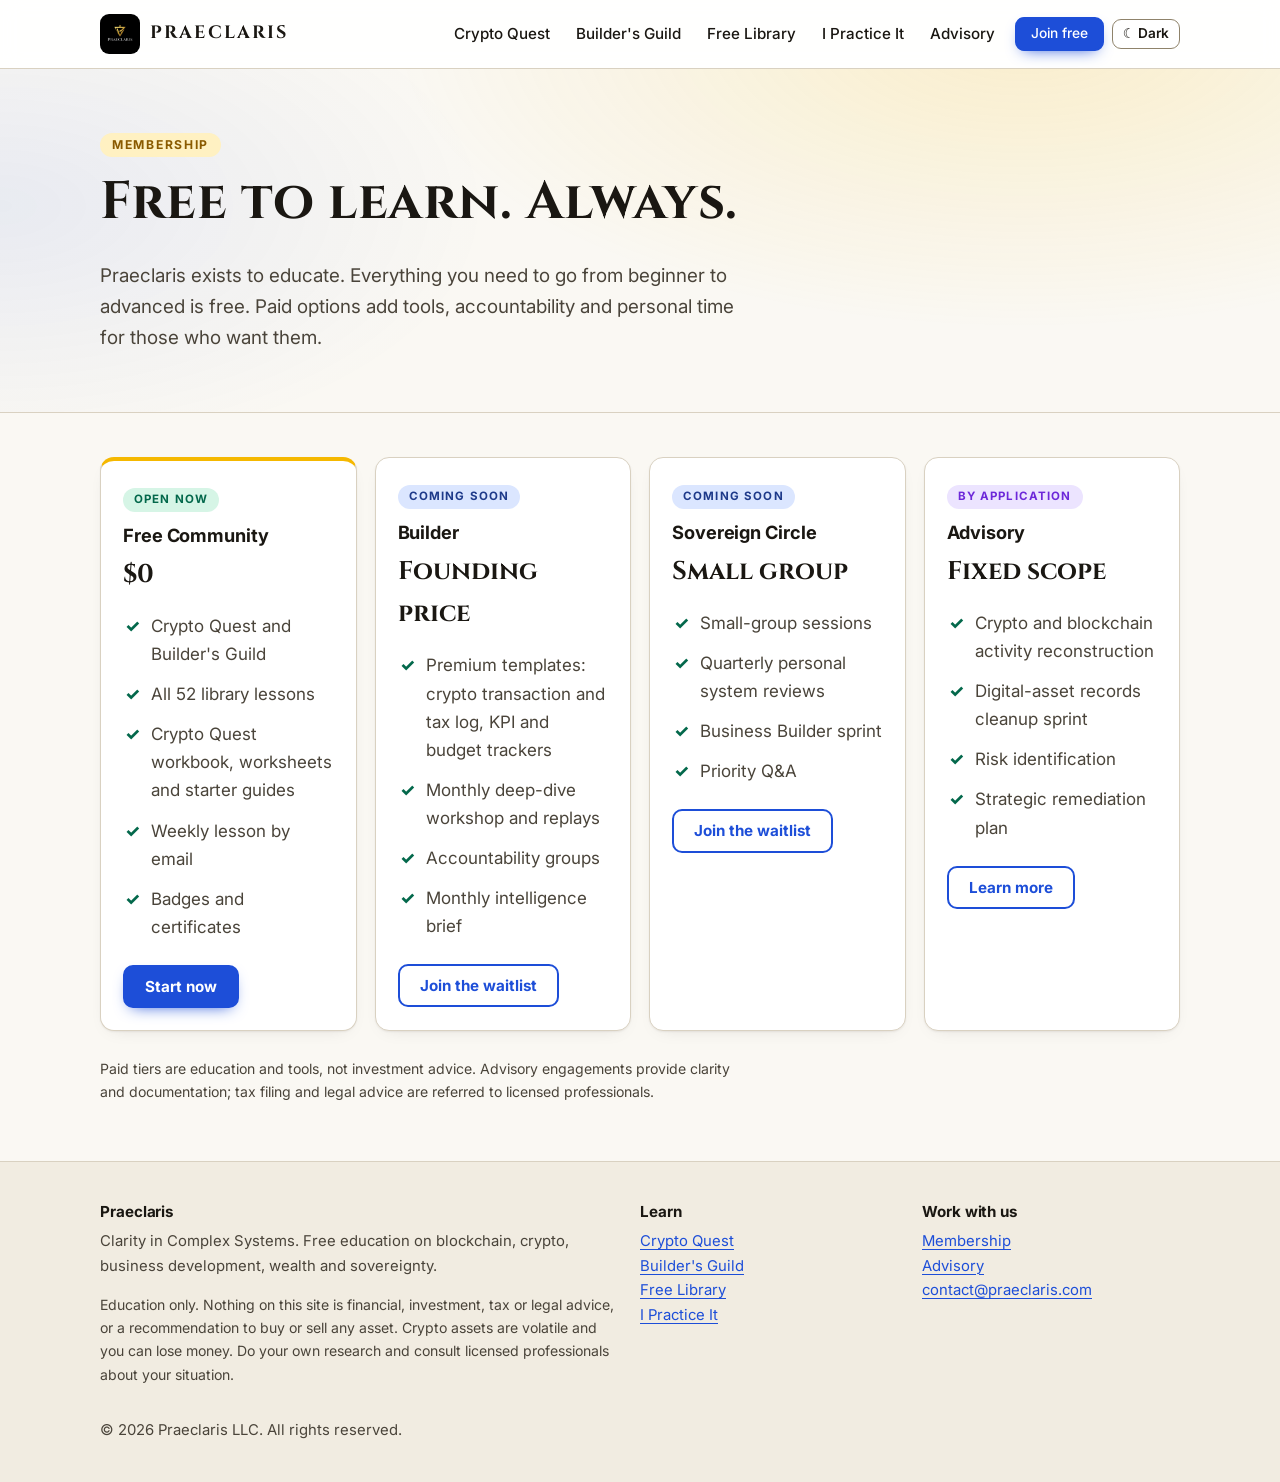
<file: join.html>
<!doctype html>
<html lang="en">
<head>
<meta charset="utf-8">
<script>try{if(localStorage.getItem("praeclaris.theme")==="dark")document.documentElement.setAttribute("data-theme","dark")}catch(e){}</script>
<meta name="viewport" content="width=device-width, initial-scale=1">
<title>Membership · Praeclaris</title>
<meta name="description" content="Praeclaris is free to learn. Paid tiers add templates, workshops and small-group sessions. Advisory by application.">
<link rel="icon" href="assets/logo.png">
<link rel="preconnect" href="https://fonts.googleapis.com">
<link rel="preconnect" href="https://fonts.gstatic.com" crossorigin>
<link href="https://fonts.googleapis.com/css2?family=Cinzel:wght@500;600;700&family=Inter:wght@400;500;600;700;800&display=swap" rel="stylesheet">
<link rel="stylesheet" href="assets/site.css">
</head>
<body data-root="." data-page="join">
<main id="main">
<section class="hero" style="padding:60px 0 40px">
  <div class="wrap">
    <span class="eyebrow">Membership</span>
    <h1>Free to learn. Always.</h1>
    <p class="lead">Praeclaris exists to educate. Everything you need to go from beginner to advanced is free. Paid options add tools, accountability and personal time for those who want them.</p>
  </div>
</section>
<section class="tight">
  <div class="wrap grid g4">
    <div class="card feature"><span class="tag ok">Open now</span><h3>Free Community</h3><div class="price">$0</div>
      <ul class="list"><li>Crypto Quest and Builder's Guild</li><li>All 52 library lessons</li><li>Crypto Quest workbook, worksheets and starter guides</li><li>Weekly lesson by email</li><li>Badges and certificates</li></ul>
      <a class="btn primary" href="quest/">Start now</a></div>
    <div class="card"><span class="tag info">Coming soon</span><h3>Builder</h3><div class="price">Founding price</div>
      <ul class="list"><li>Premium templates: crypto transaction and tax log, KPI and budget trackers</li><li>Monthly deep-dive workshop and replays</li><li>Accountability groups</li><li>Monthly intelligence brief</li></ul>
      <a class="btn" href="mailto:contact@praeclaris.com?subject=Builder%20waitlist">Join the waitlist</a></div>
    <div class="card"><span class="tag info">Coming soon</span><h3>Sovereign Circle</h3><div class="price">Small group</div>
      <ul class="list"><li>Small-group sessions</li><li>Quarterly personal system reviews</li><li>Business Builder sprint</li><li>Priority Q&amp;A</li></ul>
      <a class="btn" href="mailto:contact@praeclaris.com?subject=Sovereign%20Circle%20waitlist">Join the waitlist</a></div>
    <div class="card"><span class="tag lvl-2">By application</span><h3>Advisory</h3><div class="price">Fixed scope</div>
      <ul class="list"><li>Crypto and blockchain activity reconstruction</li><li>Digital-asset records cleanup sprint</li><li>Risk identification</li><li>Strategic remediation plan</li></ul>
      <a class="btn" href="advisory.html">Learn more</a></div>
  </div>
  <div class="wrap"><p class="disclaimer" style="margin-top:26px">Paid tiers are education and tools, not investment advice. Advisory engagements provide clarity and documentation; tax filing and legal advice are referred to licensed professionals.</p></div>
</section>
</main>
<script src="assets/site.js"></script>
</body>
</html>
</file>
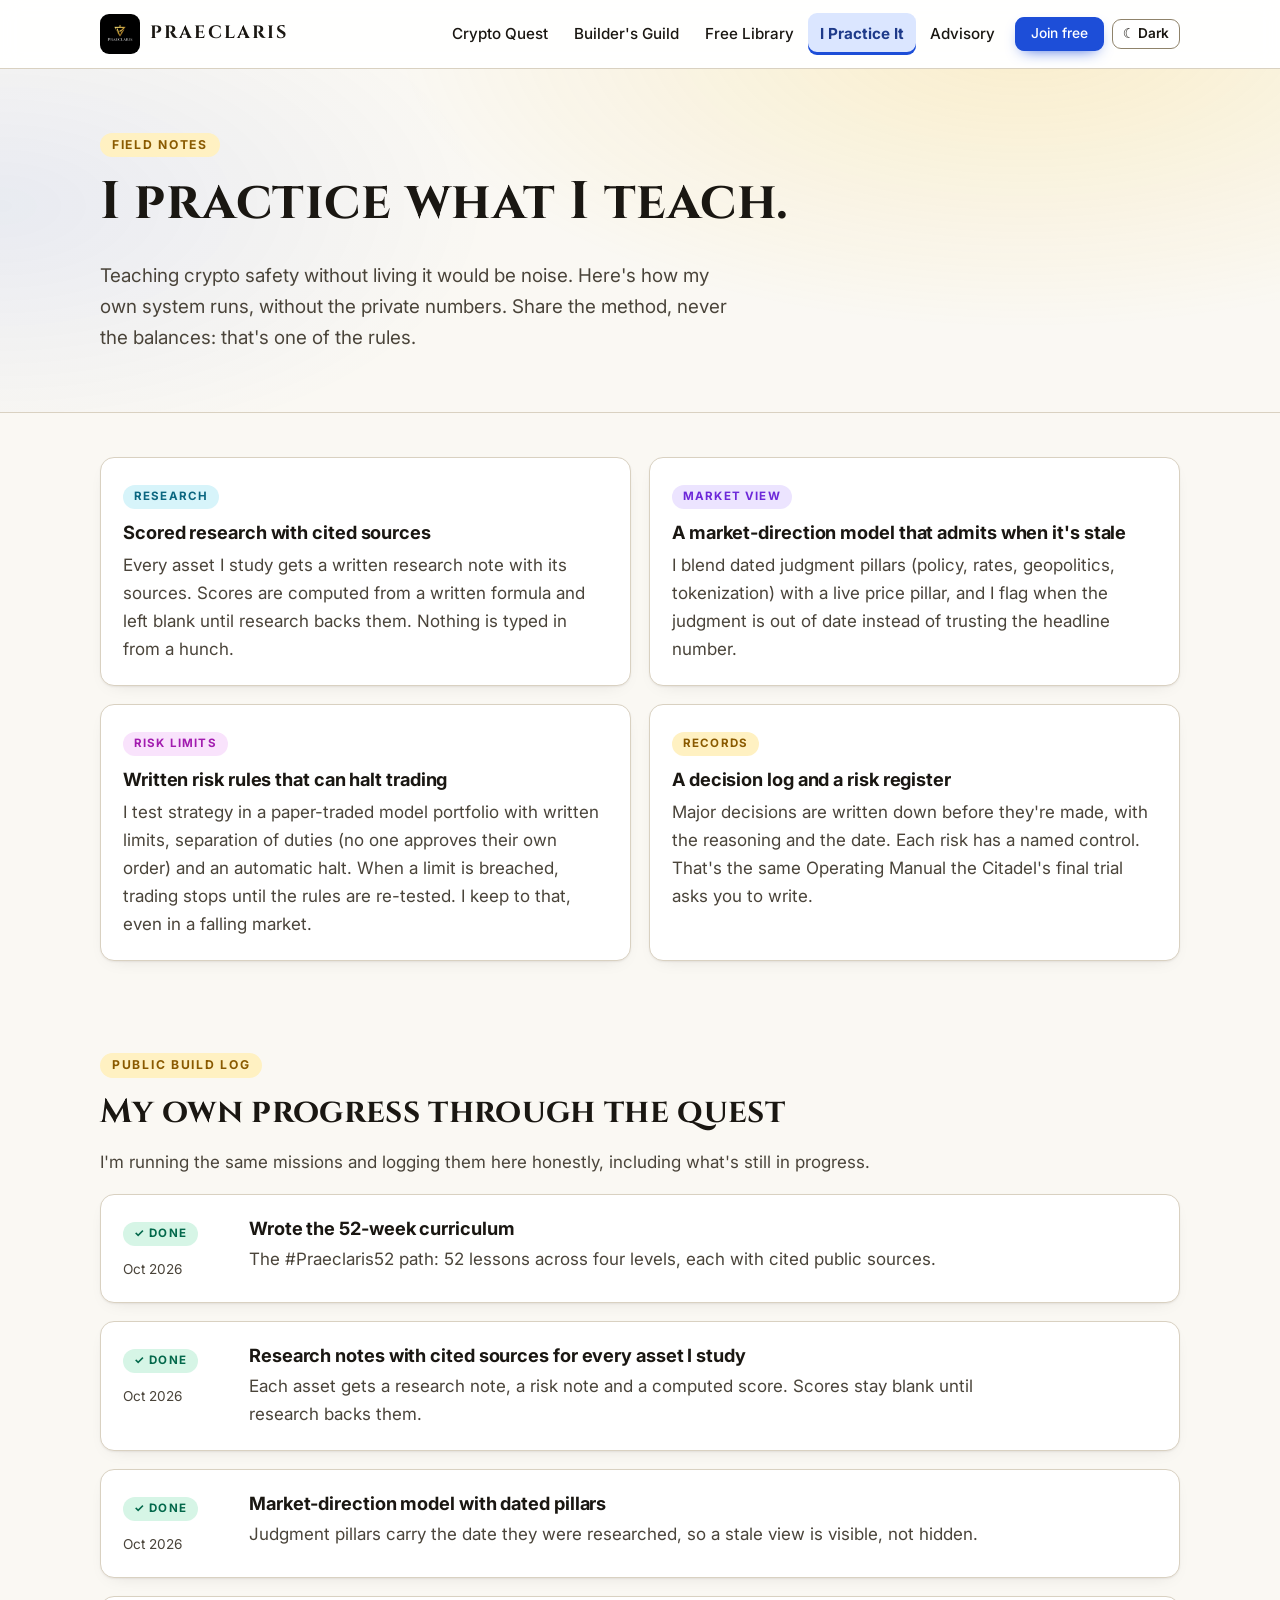
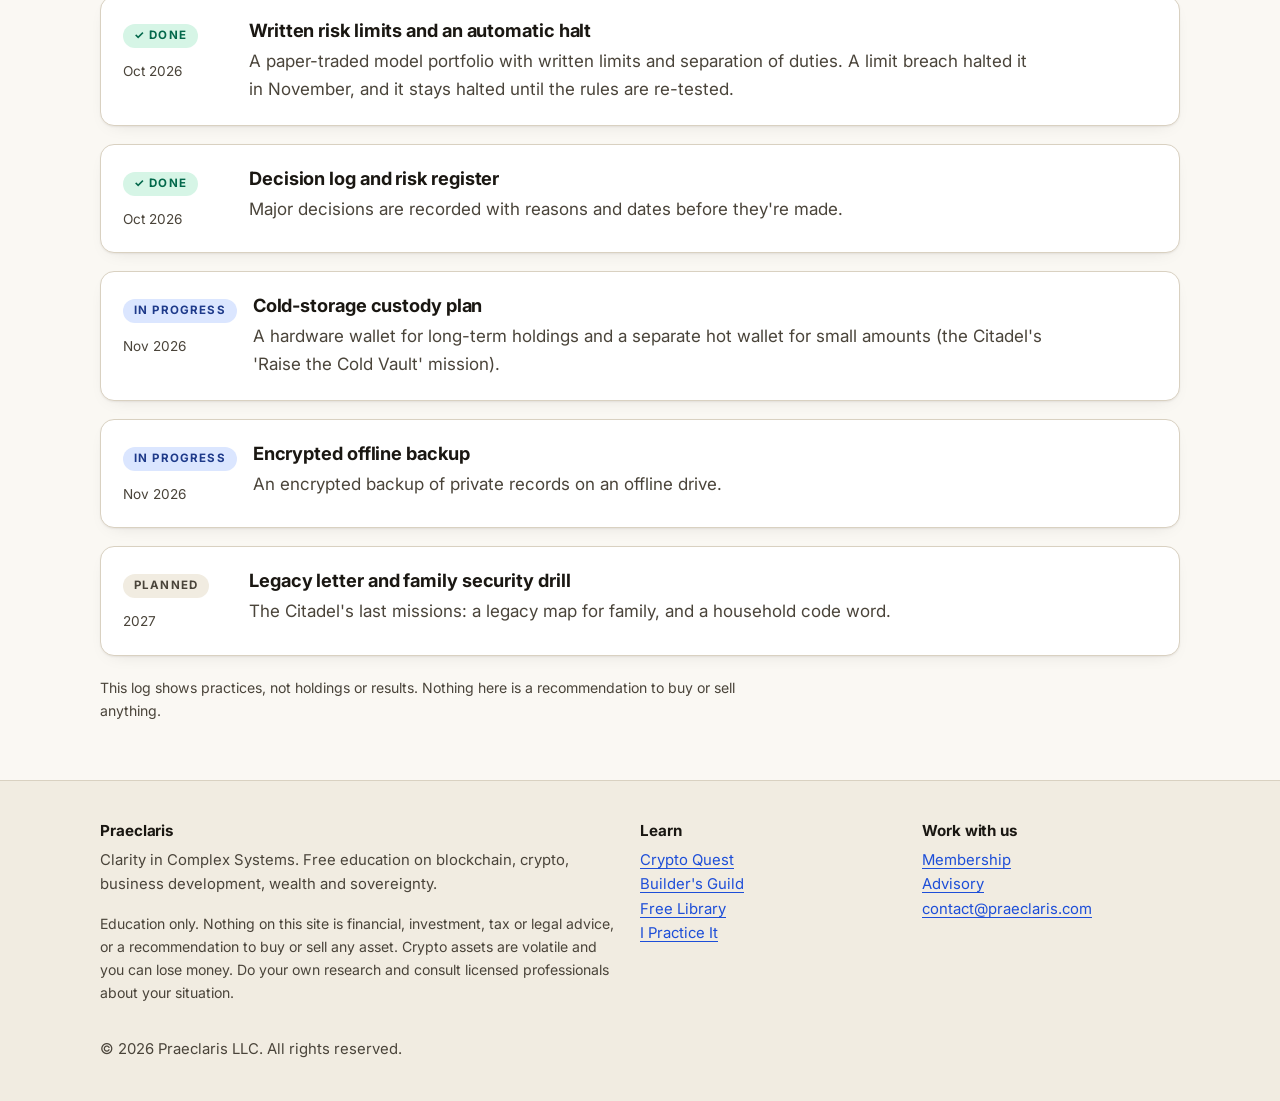
<file: practice.html>
<!doctype html>
<html lang="en">
<head>
<meta charset="utf-8">
<script>try{if(localStorage.getItem("praeclaris.theme")==="dark")document.documentElement.setAttribute("data-theme","dark")}catch(e){}</script>
<meta name="viewport" content="width=device-width, initial-scale=1">
<title>I Practice It · Praeclaris</title>
<meta name="description" content="How Praeclaris runs the same systems it teaches: written rules, cited research, risk limits, records and a public build log.">
<link rel="icon" href="assets/logo.png">
<link rel="preconnect" href="https://fonts.googleapis.com">
<link rel="preconnect" href="https://fonts.gstatic.com" crossorigin>
<link href="https://fonts.googleapis.com/css2?family=Cinzel:wght@500;600;700&family=Inter:wght@400;500;600;700;800&display=swap" rel="stylesheet">
<link rel="stylesheet" href="assets/site.css">
</head>
<body data-root="." data-page="practice">
<main id="main">
<section class="hero" style="padding:60px 0 40px">
  <div class="wrap">
    <span class="eyebrow">Field notes</span>
    <h1>I practice what I teach.</h1>
    <p class="lead">Teaching crypto safety without living it would be noise. Here's how my own system runs, without the private numbers. Share the method, never the balances: that's one of the rules.</p>
  </div>
</section>

<section class="tight">
  <div class="wrap grid g2">
    <div class="card"><span class="tag lvl-1">Research</span><h3>Scored research with cited sources</h3><p class="muted">Every asset I study gets a written research note with its sources. Scores are computed from a written formula and left blank until research backs them. Nothing is typed in from a hunch.</p></div>
    <div class="card"><span class="tag lvl-2">Market view</span><h3>A market-direction model that admits when it's stale</h3><p class="muted">I blend dated judgment pillars (policy, rates, geopolitics, tokenization) with a live price pillar, and I flag when the judgment is out of date instead of trusting the headline number.</p></div>
    <div class="card"><span class="tag lvl-3">Risk limits</span><h3>Written risk rules that can halt trading</h3><p class="muted">I test strategy in a paper-traded model portfolio with written limits, separation of duties (no one approves their own order) and an automatic halt. When a limit is breached, trading stops until the rules are re-tested. I keep to that, even in a falling market.</p></div>
    <div class="card"><span class="tag">Records</span><h3>A decision log and a risk register</h3><p class="muted">Major decisions are written down before they're made, with the reasoning and the date. Each risk has a named control. That's the same Operating Manual the Citadel's final trial asks you to write.</p></div>
  </div>
</section>

<section class="tight">
  <div class="wrap">
    <span class="eyebrow">Public build log</span>
    <h2>My own progress through the quest</h2>
    <p class="muted">I'm running the same missions and logging them here honestly, including what's still in progress.</p>
    <div id="log" class="grid" style="margin-top:18px"></div>
    <p class="disclaimer" style="margin-top:20px">This log shows practices, not holdings or results. Nothing here is a recommendation to buy or sell anything.</p>
  </div>
</section>
</main>
<script src="assets/site.js"></script>
<script src="data/practice-log.js"></script>
<script>
(function () {
  function esc(s) { return String(s || "").replace(/[&<>"']/g, function (c) { return { "&": "&amp;", "<": "&lt;", ">": "&gt;", '"': "&quot;", "'": "&#39;" }[c]; }); }
  var chip = { done: '<span class="tag ok">✓ Done</span>', progress: '<span class="tag info">In progress</span>', planned: '<span class="tag muted">Planned</span>' };
  document.getElementById("log").innerHTML = (window.PRACTICE_LOG || []).map(function (e) {
    return '<div class="card" style="display:flex;gap:16px;align-items:flex-start"><div style="min-width:110px">' + (chip[e.status] || "") + '<div class="muted" style="font-size:.85rem">' + esc(e.date) + "</div></div><div><h3 style=\"margin-bottom:4px\">" + esc(e.title) + '</h3><p class="muted" style="margin:0">' + esc(e.note) + "</p></div></div>";
  }).join("");
})();
</script>
</body>
</html>
</file>
<file: assets/site.css>
/* Praeclaris site styles.
   Color is a signal, not decoration. Each accent has one job, everywhere:
     Blue (--accent)   = interactive: links, buttons, focus, "you can click this"
     Gold (--gold-*)   = earned: XP, ranks, badges, highlights, the brand
     Green (--ok)      = correct, done, fact
     Red (--bad)       = wrong, myth
     Amber (--warn)    = protect, caution
     Cyan / Violet / Magenta (--lvl-1..3) = Beginner / Intermediate / Advanced
   Light theme is the default (vivid accents on a warm off-white, so it's never pure-white glare).
   Every text pair meets WCAG AA (4.5:1) or better; see the contrast notes in README.md. */
:root {
  --bg: #faf8f3;
  --bg-2: #f1ece1;
  --panel: #ffffff;
  --panel-2: #f7f3ea;
  --line: #d9d1c1;
  --line-strong: #8f836b;
  --text: #1a1712;
  --muted: #4a443a;

  --accent: #1d4ed8;
  --accent-strong: #1e3a8a;
  --accent-soft: #dbe6ff;
  --on-accent: #ffffff;

  --gold: #8a5a00;
  --gold-fill: #f5b800;
  --gold-soft: #fff1c2;
  --gold-line: #a87700;
  --on-gold: #1a1406;

  --ok: #03684b;  --ok-soft: #d6f5e6;
  --bad: #b91c1c; --bad-soft: #fde2e2;
  --warn: #8a4200; --warn-soft: #ffedc7;

  --lvl-1: #0b6680; --lvl-1-soft: #d7f4fa;
  --lvl-2: #6d28d9; --lvl-2-soft: #ece4ff;
  --lvl-3: #a21caf; --lvl-3-soft: #f9e3fc;

  --hero-1: rgba(245,184,0,.16);
  --hero-2: rgba(29,78,216,.08);
  --shadow: 0 1px 2px rgba(26,23,18,.06), 0 6px 20px -12px rgba(26,23,18,.18);
  --radius: 14px;
  --serif: "Cinzel", "Trajan Pro", Georgia, serif;
  --sans: "Inter", system-ui, -apple-system, "Segoe UI", Roboto, sans-serif;
  --max: 1120px;
  color-scheme: light;
}

/* Dark theme, chosen with the header toggle. */
:root[data-theme="dark"] {
  --bg: #0f1014;
  --bg-2: #16171d;
  --panel: #1b1d24;
  --panel-2: #22242d;
  --line: #343744;
  --line-strong: #7a7f92;
  --text: #f1efe9;
  --muted: #c4c1b8;
  --accent: #7aa7ff;
  --accent-strong: #a9c5ff;
  --accent-soft: #1f2d52;
  --on-accent: #0b1020;
  --gold: #f5c84c;
  --gold-fill: #f5b800;
  --gold-soft: #3a2f10;
  --gold-line: #c9962a;
  --ok: #4fd1a1;  --ok-soft: #12352a;
  --bad: #ff8a8a; --bad-soft: #3d1a1a;
  --warn: #ffb547; --warn-soft: #3a2a10;
  --lvl-1: #4fd6f0; --lvl-1-soft: #0e3440;
  --lvl-2: #b9a2ff; --lvl-2-soft: #2a1f4d;
  --lvl-3: #f08cff; --lvl-3-soft: #3b1640;
  --hero-1: rgba(245,184,0,.12);
  --hero-2: rgba(122,167,255,.08);
  --shadow: 0 1px 2px rgba(0,0,0,.3), 0 10px 30px -16px rgba(0,0,0,.6);
  color-scheme: dark;
}

* { box-sizing: border-box; }
html { scroll-behavior: smooth; }
body {
  margin: 0; background: var(--bg); color: var(--text);
  font: 17px/1.65 var(--sans); -webkit-font-smoothing: antialiased;
}
img { max-width: 100%; display: block; }
a { color: var(--accent); text-decoration: underline; text-decoration-thickness: 1px; text-underline-offset: 3px; }
a:hover { color: var(--accent-strong); text-decoration-thickness: 2px; }
h1, h2 { font-family: var(--serif); font-weight: 700; letter-spacing: .01em; line-height: 1.18; margin: 0 0 .5em; }
h3, h4 { font-family: var(--sans); font-weight: 700; letter-spacing: -.005em; line-height: 1.3; margin: 0 0 .45em; }
h1 { font-size: clamp(2rem, 5vw, 3.3rem); }
h2 { font-size: clamp(1.5rem, 3.2vw, 2.1rem); }
h3 { font-size: 1.14rem; }
p { margin: 0 0 1em; max-width: 72ch; }
.wrap { max-width: var(--max); margin: 0 auto; padding: 0 20px; }
.muted { color: var(--muted); }
.gold { color: var(--gold); }
.ok-text { color: var(--ok); } .bad-text { color: var(--bad); } .warn-text { color: var(--warn); }
.eyebrow { display: inline-block; font: 700 .76rem/1 var(--sans); letter-spacing: .14em; text-transform: uppercase; color: var(--gold); background: var(--gold-soft); border-radius: 999px; padding: 6px 12px; margin-bottom: 14px; }
.skip { position: absolute; left: -999px; } .skip:focus { left: 12px; top: 12px; background: var(--accent); color: var(--on-accent); padding: 8px 12px; z-index: 99; }
:focus-visible { outline: 3px solid var(--accent); outline-offset: 2px; border-radius: 6px; }

/* Header */
.site-header { position: sticky; top: 0; z-index: 50; background: var(--panel); background: color-mix(in srgb, var(--panel) 92%, transparent); backdrop-filter: blur(10px); border-bottom: 1px solid var(--line); }
.site-header .wrap { display: flex; align-items: center; justify-content: space-between; height: 68px; gap: 14px; }
.brand { display: flex; align-items: center; gap: 10px; color: var(--text); font-family: var(--serif); font-weight: 700; font-size: 1.12rem; letter-spacing: .12em; text-decoration: none; }
.brand:hover { color: var(--text); text-decoration: none; }
.brand img { width: 40px; height: 40px; border-radius: 9px; }
.nav { display: flex; gap: 2px; align-items: center; }
.nav a { color: var(--text); padding: 8px 12px; border-radius: 9px; font-size: .95rem; font-weight: 500; text-decoration: none; }
.nav a:hover { background: var(--accent-soft); color: var(--accent-strong); }
.nav a[aria-current="page"] { background: var(--accent-soft); color: var(--accent-strong); font-weight: 700; box-shadow: inset 0 -3px 0 var(--accent); }
.nav .btn { margin-left: 6px; }
.theme-btn { background: var(--panel); border: 1px solid var(--line-strong); color: var(--text); border-radius: 9px; padding: 7px 10px; font: 600 .85rem/1 var(--sans); cursor: pointer; margin-left: 6px; }
.theme-btn:hover { border-color: var(--accent); color: var(--accent); }
.menu-btn { display: none; background: var(--panel); border: 1px solid var(--line-strong); color: var(--text); border-radius: 9px; padding: 8px 12px; font: 600 .95rem var(--sans); }
@media (max-width: 900px) {
  .menu-btn { display: block; }
  .nav { display: none; position: absolute; top: 68px; left: 0; right: 0; flex-direction: column; align-items: stretch; background: var(--panel); border-bottom: 1px solid var(--line); padding: 10px 16px 16px; box-shadow: var(--shadow); }
  .nav.open { display: flex; }
  .nav .btn, .theme-btn { margin: 8px 0 0; text-align: center; }
}

/* Buttons: blue = action. Gold buttons are reserved for rewards (certificate). */
.btn { display: inline-flex; align-items: center; justify-content: center; gap: 8px; padding: 12px 20px; border-radius: 10px; font: 700 .95rem/1 var(--sans); border: 2px solid var(--accent); color: var(--accent); background: var(--panel); cursor: pointer; text-decoration: none; transition: transform .12s, background .15s, color .15s; }
.btn:hover { text-decoration: none; background: var(--accent-soft); color: var(--accent-strong); transform: translateY(-1px); }
.btn.primary { background: var(--accent); color: var(--on-accent); border-color: var(--accent); box-shadow: 0 6px 16px -8px var(--accent); }
.btn.primary:hover { background: var(--accent-strong); border-color: var(--accent-strong); color: var(--on-accent); }
.btn.reward { background: var(--gold-fill); color: var(--on-gold); border-color: var(--gold-fill); }
.btn.reward:hover { filter: brightness(1.05); color: var(--on-gold); }
.btn.small { padding: 8px 14px; font-size: .86rem; }
.btn[disabled] { opacity: 1; background: var(--bg-2); border-color: var(--line); color: var(--muted); box-shadow: none; cursor: not-allowed; transform: none; }

/* Sections */
section { padding: 70px 0; }
section.tight { padding: 44px 0; }
section.alt { background: var(--panel-2); border-top: 1px solid var(--line); border-bottom: 1px solid var(--line); }
.hero { padding: 84px 0 64px; background: radial-gradient(900px 420px at 80% -10%, var(--hero-1), transparent 70%), radial-gradient(700px 360px at 0% 40%, var(--hero-2), transparent 70%), var(--bg); border-bottom: 1px solid var(--line); }
.hero .lead { font-size: 1.18rem; color: var(--muted); max-width: 640px; }
.hero .actions { display: flex; gap: 12px; flex-wrap: wrap; margin-top: 26px; }
.hero-grid { display: grid; grid-template-columns: 1.3fr 1fr; gap: 40px; align-items: center; }
.hero-logo { border-radius: 24px; box-shadow: 0 30px 70px -30px rgba(26,23,18,.55), 0 0 0 6px var(--gold-soft); }
@media (max-width: 860px) { .hero-grid { grid-template-columns: 1fr; } .hero-logo { max-width: 240px; } }

.grid { display: grid; gap: 18px; }
.g2 { grid-template-columns: repeat(2, 1fr); }
.g3 { grid-template-columns: repeat(3, 1fr); }
.g4 { grid-template-columns: repeat(4, 1fr); }
@media (max-width: 960px) { .g4 { grid-template-columns: repeat(2, 1fr); } .g3 { grid-template-columns: repeat(2, 1fr); } }
@media (max-width: 620px) { .g2, .g3, .g4 { grid-template-columns: 1fr; } }

.card { background: var(--panel); border: 1px solid var(--line); border-radius: var(--radius); padding: 22px; box-shadow: var(--shadow); }
.card p:last-child { margin-bottom: 0; }
.card.link { display: block; color: var(--text); text-decoration: none; transition: border-color .15s, transform .15s, box-shadow .15s; }
.card.link:hover { border-color: var(--accent); transform: translateY(-2px); box-shadow: 0 0 0 3px var(--accent-soft), var(--shadow); }
.card .go { display: inline-block; margin-top: 4px; color: var(--accent); font-weight: 700; }
.card.link:hover .go { text-decoration: underline; }
.card h3 { margin-bottom: .35em; }
.tag { display: inline-block; font: 700 .72rem/1.2 var(--sans); letter-spacing: .1em; text-transform: uppercase; color: var(--gold); background: var(--gold-soft); border-radius: 999px; padding: 5px 11px; margin-bottom: 12px; }
.tag.ok { color: var(--ok); background: var(--ok-soft); }
.tag.info { color: var(--accent-strong); background: var(--accent-soft); }
.tag.muted { color: var(--muted); background: var(--bg-2); }
.tag.lvl-1 { color: var(--lvl-1); background: var(--lvl-1-soft); }
.tag.lvl-2 { color: var(--lvl-2); background: var(--lvl-2-soft); }
.tag.lvl-3 { color: var(--lvl-3); background: var(--lvl-3-soft); }
.feature { border-top: 4px solid var(--gold-fill); }
.feature.lvl-1 { border-top-color: var(--lvl-1); } .feature.lvl-2 { border-top-color: var(--lvl-2); } .feature.lvl-3 { border-top-color: var(--lvl-3); }

/* Numbered 4-step rows (path, how a mission works) */
.path { display: grid; grid-template-columns: repeat(4, 1fr); gap: 14px; counter-reset: lvl; }
.path .card { position: relative; padding-top: 58px; }
.path .card::before { counter-increment: lvl; content: counter(lvl); position: absolute; top: 18px; left: 22px; width: 30px; height: 30px; border-radius: 50%; display: grid; place-items: center; font: 700 .95rem var(--sans); color: #fff; background: var(--accent); }
.path.levels .card:nth-child(1)::before { background: var(--lvl-1); }
.path.levels .card:nth-child(2)::before { background: var(--lvl-2); }
.path.levels .card:nth-child(3)::before { background: var(--lvl-3); }
.path.levels .card:nth-child(4)::before { background: var(--gold-fill); color: var(--on-gold); }
@media (max-width: 860px) { .path { grid-template-columns: 1fr 1fr; } }
@media (max-width: 520px) { .path { grid-template-columns: 1fr; } }

.price { font-family: var(--serif); font-weight: 700; font-size: 1.6rem; color: var(--text); margin: 6px 0 10px; }
.list { list-style: none; padding: 0; margin: 0 0 18px; }
.list li { padding: 6px 0 6px 28px; position: relative; color: var(--muted); }
.list li::before { content: "✓"; position: absolute; left: 2px; top: 6px; color: var(--ok); font-weight: 800; }
.list li b { color: var(--text); }

.notice { border: 1px solid var(--line); border-left: 5px solid var(--ok); background: var(--ok-soft); border-radius: 12px; padding: 14px 18px; color: var(--text); font-size: .97rem; max-width: none; }
.notice.info { border-left-color: var(--accent); background: var(--accent-soft); }
.notice.warn { border-left-color: var(--warn); background: var(--warn-soft); }
.notice.earned { border-left-color: var(--gold-fill); background: var(--gold-soft); }
.disclaimer { font-size: .88rem; color: var(--muted); }

/* Footer */
.site-footer { border-top: 1px solid var(--line); padding: 40px 0; color: var(--muted); font-size: .93rem; background: var(--bg-2); }
.site-footer .cols { display: grid; grid-template-columns: 2fr 1fr 1fr; gap: 24px; }
.site-footer a { color: var(--accent); }
.site-footer h4 { font-size: .95rem; color: var(--text); }
@media (max-width: 720px) { .site-footer .cols { grid-template-columns: 1fr; } }

/* Forms */
input, select, textarea { width: 100%; background: var(--panel); color: var(--text); border: 2px solid var(--line-strong); border-radius: 10px; padding: 10px 13px; font: inherit; }
input:focus, select:focus, textarea:focus { border-color: var(--accent); outline: none; box-shadow: 0 0 0 3px var(--accent-soft); }
label { display: block; font-size: .92rem; color: var(--muted); margin-bottom: 6px; }

/* Library */
.filters { display: flex; flex-wrap: wrap; gap: 10px; margin-bottom: 22px; }
.filters input { flex: 1 1 260px; }
.filters select { flex: 0 1 220px; }
.lesson { margin-bottom: 12px; padding: 0; overflow: hidden; border-left: 5px solid var(--line-strong); }
.lesson.lv1 { border-left-color: var(--lvl-1); } .lesson.lv2 { border-left-color: var(--lvl-2); } .lesson.lv3 { border-left-color: var(--lvl-3); } .lesson.lv4 { border-left-color: var(--gold-fill); }
.lesson summary { cursor: pointer; list-style: none; display: flex; gap: 14px; align-items: baseline; padding: 18px 20px; }
.lesson summary:hover { background: var(--accent-soft); }
.lesson summary:hover h3 { color: var(--accent-strong); }
.lesson summary::-webkit-details-marker { display: none; }
.lesson .wk { font: 700 .95rem var(--sans); color: var(--muted); min-width: 70px; }
.lesson .meta { font-size: .82rem; color: var(--muted); }
.lesson[open] summary { background: var(--panel-2); border-bottom: 1px solid var(--line); }
.lesson .body { padding: 18px 20px 20px; }
.lesson ol { padding-left: 22px; }
.lesson ol li { margin-bottom: 4px; }
.kv { display: grid; grid-template-columns: 130px 1fr; gap: 8px 14px; font-size: .96rem; margin: 14px 0 0; }
.kv dt { font-weight: 700; }
.kv dd { margin: 0; color: var(--text); }
.kv .k-term { color: var(--accent-strong); } .kv .k-myth { color: var(--bad); } .kv .k-protect { color: var(--warn); } .kv .k-challenge { color: var(--lvl-3); } .kv .k-take { color: var(--ok); } .kv .k-reflect { color: var(--muted); }
@media (max-width: 520px) { .kv { grid-template-columns: 1fr; } .kv dd { margin-bottom: 6px; } }
.src { font-size: .87rem; color: var(--muted); }
[id] { scroll-margin-top: 88px; }
</file>
<file: quest/quest.css>
/* Quest engine styles (on top of assets/site.css). Same color jobs:
   blue = click, gold = earned, green = right/done, red = wrong/myth, amber = protect,
   cyan/violet/magenta = beginner/intermediate/advanced. */
.q-top { padding: 30px 0 10px; }
.q-tracks { display: flex; width: fit-content; background: var(--panel); border: 1px solid var(--line-strong); border-radius: 12px; padding: 4px; gap: 4px; margin-bottom: 22px; }
.q-tracks a { padding: 8px 14px; border-radius: 9px; color: var(--text); font-size: .92rem; font-weight: 600; text-decoration: none; }
.q-tracks a:hover { background: var(--accent-soft); color: var(--accent-strong); }
.q-tracks a.on { background: var(--accent); color: var(--on-accent); }

/* Color key: teaches the code once so it can do its job everywhere after */
.key { display: flex; flex-wrap: wrap; gap: 8px 16px; font-size: .86rem; color: var(--muted); margin: 14px 0 4px; }
.key span { display: inline-flex; align-items: center; gap: 6px; }
.key i { width: 12px; height: 12px; border-radius: 3px; display: inline-block; }

/* HUD: gold = earned */
.hud { display: grid; grid-template-columns: 1.6fr repeat(3, 1fr); gap: 12px; margin: 18px 0 8px; }
.hud .card { padding: 14px 16px; }
.hud .k { font: 700 .72rem/1.3 var(--sans); letter-spacing: .1em; text-transform: uppercase; color: var(--muted); }
.hud .v { font: 800 1.35rem/1.25 var(--sans); color: var(--text); }
.hud .rank { background: linear-gradient(135deg, var(--gold-soft), var(--panel) 70%); border-color: var(--gold-line); }
.hud .rank .v { font-family: var(--serif); color: var(--gold); }
.bar { height: 12px; background: var(--bg-2); border-radius: 999px; overflow: hidden; margin-top: 8px; border: 1px solid var(--line-strong); }
.bar > span { display: block; height: 100%; background: linear-gradient(90deg, var(--gold-line), var(--gold-fill)); box-shadow: inset 0 0 0 1px var(--gold-line); border-radius: 999px; transition: width .6s ease; }
@media (max-width: 760px) { .hud { grid-template-columns: 1fr 1fr; } .hud .rank { grid-column: 1 / -1; } }

/* Map: level color = memory cue; ring fill = progress */
.map { position: relative; display: grid; grid-template-columns: repeat(2, 1fr); gap: 26px 40px; margin: 30px 0 10px; }
.map::before { content: ""; position: absolute; left: 50%; top: 20px; bottom: 20px; width: 3px; background: repeating-linear-gradient(to bottom, var(--line-strong) 0 8px, transparent 8px 16px); transform: translateX(-1px); }
.realm { --lv: var(--accent); --lv-soft: var(--accent-soft); position: relative; z-index: 1; text-align: left; width: 100%; color: var(--text); background: var(--panel); border: 1px solid var(--line); border-left: 6px solid var(--lv); border-radius: 16px; padding: 18px 18px 18px 88px; cursor: pointer; font: inherit; box-shadow: var(--shadow); transition: border-color .15s, transform .15s, box-shadow .15s; min-height: 112px; }
.realm.lvl-1 { --lv: var(--lvl-1); --lv-soft: var(--lvl-1-soft); }
.realm.lvl-2 { --lv: var(--lvl-2); --lv-soft: var(--lvl-2-soft); }
.realm.lvl-3 { --lv: var(--lvl-3); --lv-soft: var(--lvl-3-soft); }
.realm:nth-child(even) { margin-top: 64px; }
.realm:hover:not(.locked) { transform: translateY(-2px); box-shadow: 0 0 0 3px var(--accent-soft), var(--shadow); border-color: var(--accent); border-left-color: var(--lv); }
.realm .num { position: absolute; left: 18px; top: 18px; width: 54px; height: 54px; border-radius: 50%; display: grid; place-items: center; background: conic-gradient(var(--lv) var(--p, 0%), var(--line) 0); }
.realm .num::after { content: attr(data-n); position: absolute; inset: 6px; border-radius: 50%; background: var(--lv-soft); color: var(--lv); display: grid; place-items: center; font: 800 1.15rem var(--sans); }
.realm h3 { margin: 0 0 4px; font-size: 1.08rem; }
.realm .tl { color: var(--muted); font-size: .94rem; margin: 0 0 10px; }
.realm .meta { font-size: .84rem; color: var(--text); display: flex; gap: 10px; flex-wrap: wrap; align-items: center; }
.realm .lvl { font-weight: 700; font-size: .72rem; letter-spacing: .1em; text-transform: uppercase; color: var(--lv); background: var(--lv-soft); border-radius: 999px; padding: 4px 10px; }
.realm .go { color: var(--accent); font-weight: 700; margin-left: 4px; }
.realm .lockmsg { color: var(--muted); }
.realm.locked { background: var(--bg-2); border-left-color: var(--line-strong); box-shadow: none; cursor: not-allowed; }
.realm.locked h3, .realm.locked .tl { color: var(--muted); }
.realm.locked .num { background: var(--line); }
.realm.locked .num::after { background: var(--bg-2); color: var(--muted); }
.realm.locked .lvl { color: var(--muted); background: var(--panel); }
.realm.done { border-color: var(--gold-line); border-left-color: var(--lv); }
.realm.done .earned { color: var(--gold); font-weight: 700; }
@media (max-width: 760px) {
  .map { grid-template-columns: 1fr; } .map::before { left: 51px; } .realm:nth-child(even) { margin-top: 0; }
}

/* Badges: gold when earned, plain outline when not */
.badges { display: flex; flex-wrap: wrap; gap: 10px; margin: 14px 0 0; }
.badge { display: inline-flex; align-items: center; gap: 8px; border: 1px dashed var(--line-strong); border-radius: 999px; padding: 6px 12px 6px 6px; font-size: .86rem; color: var(--muted); background: var(--panel); }
.badge i { width: 26px; height: 26px; border-radius: 50%; display: grid; place-items: center; font-style: normal; font-size: .74rem; font-weight: 700; background: var(--bg-2); color: var(--muted); }
.badge.got { color: var(--text); border: 1px solid var(--gold-line); background: var(--gold-soft); font-weight: 600; }
.badge.got i { background: var(--gold-fill); color: var(--on-gold); box-shadow: 0 0 0 2px var(--gold-line); }

/* Realm view */
.crumbs { font-size: .95rem; margin: 10px 0 18px; }
.crumbs button { background: none; border: 0; color: var(--accent); cursor: pointer; font: inherit; font-weight: 600; padding: 0; text-decoration: underline; text-underline-offset: 3px; }
.crumbs button:hover { color: var(--accent-strong); }
.missions { display: grid; gap: 12px; }
.mcard { display: grid; grid-template-columns: 46px 1fr auto; gap: 14px; align-items: center; text-align: left; width: 100%; background: var(--panel); border: 1px solid var(--line); border-radius: 14px; padding: 16px; color: var(--text); font: inherit; cursor: pointer; box-shadow: var(--shadow); transition: border-color .15s, box-shadow .15s; }
.mcard:hover { border-color: var(--accent); box-shadow: 0 0 0 3px var(--accent-soft), var(--shadow); }
.mcard .ic { width: 46px; height: 46px; border-radius: 12px; display: grid; place-items: center; background: var(--accent-soft); color: var(--accent-strong); font-weight: 800; }
.mcard.done .ic { background: var(--ok); color: #fff; }
.mcard h4 { margin: 0 0 3px; font-size: 1.02rem; }
.mcard p { margin: 0; color: var(--muted); font-size: .88rem; }
.chip { font-size: .78rem; font-weight: 700; border-radius: 999px; padding: 5px 12px; white-space: nowrap; background: var(--accent); color: var(--on-accent); }
.chip.ok { background: var(--ok-soft); color: var(--ok); }
.chip.boss { background: var(--gold-fill); color: var(--on-gold); }

/* Mission */
.stepper { display: flex; gap: 6px; margin: 6px 0 22px; flex-wrap: wrap; }
.stepper span { flex: 1 1 120px; font: 700 .76rem/1.3 var(--sans); letter-spacing: .08em; text-transform: uppercase; color: var(--muted); border-top: 4px solid var(--line); padding-top: 8px; }
.stepper span.on { color: var(--accent-strong); border-color: var(--accent); }
.stepper span.past { color: var(--ok); border-color: var(--ok); }
.mission { max-width: 800px; }
.mission .lede { font-size: 1.12rem; }
.myth { display: grid; grid-template-columns: 1fr 1fr; gap: 12px; margin: 18px 0; }
.myth div { border-radius: 12px; padding: 14px 16px; border: 1px solid var(--line); }
.myth b { display: block; font-size: .74rem; letter-spacing: .12em; text-transform: uppercase; margin-bottom: 6px; }
.myth .m { background: var(--bad-soft); border-color: color-mix(in srgb, var(--bad) 35%, transparent); }
.myth .f { background: var(--ok-soft); border-color: color-mix(in srgb, var(--ok) 35%, transparent); }
.myth .m b { color: var(--bad); } .myth .f b { color: var(--ok); }
@media (max-width: 600px) { .myth { grid-template-columns: 1fr; } }
.protect { border: 1px solid color-mix(in srgb, var(--warn) 30%, transparent); border-left: 5px solid var(--warn); padding: 12px 16px; background: var(--warn-soft); border-radius: 10px; margin: 14px 0; }
.checks { list-style: none; padding: 0; margin: 0 0 16px; }
.checks li { margin-bottom: 10px; }
.checks label { display: flex; gap: 12px; align-items: flex-start; background: var(--panel); border: 2px solid var(--line); border-radius: 12px; padding: 13px 14px; color: var(--text); font-size: 1rem; cursor: pointer; margin: 0; transition: border-color .15s, background .15s; }
.checks label:hover { border-color: var(--accent); }
.checks input { width: 22px; height: 22px; margin-top: 2px; accent-color: var(--ok); flex: none; }
.checks label:has(input:checked) { border-color: var(--ok); background: var(--ok-soft); }
.practice { font-size: .97rem; }
.q { margin-bottom: 20px; }
.q h4 { font-size: 1.06rem; }
.opts { display: grid; gap: 8px; }
.opt { text-align: left; background: var(--panel); border: 2px solid var(--line-strong); color: var(--text); border-radius: 10px; padding: 12px 14px; font: inherit; cursor: pointer; transition: border-color .15s, background .15s; }
.opt:hover:not([disabled]) { border-color: var(--accent); background: var(--accent-soft); }
.opt[disabled] { cursor: default; color: var(--muted); }
.opt.right { border-color: var(--ok); background: var(--ok-soft); color: var(--text); font-weight: 600; }
.opt.right::before { content: "✓ "; color: var(--ok); font-weight: 800; }
.opt.wrong { border-color: var(--bad); background: var(--bad-soft); color: var(--text); text-decoration: line-through; text-decoration-color: var(--bad); }
.opt.wrong::before { content: "✗ "; color: var(--bad); font-weight: 800; }
.explain { font-size: .95rem; color: var(--text); margin-top: 10px; }
.row { display: flex; gap: 10px; flex-wrap: wrap; margin-top: 18px; }
.debrief { display: grid; gap: 10px; max-width: 520px; }
.debrief .btn { justify-content: flex-start; }
.src { font-size: .87rem; color: var(--muted); }
.src a { word-break: break-word; }

/* Reward overlay: the one place gold takes over */
.overlay { position: fixed; inset: 0; background: rgba(15,16,20,.6); display: grid; place-items: center; z-index: 100; padding: 20px; }
.reward { background: var(--panel); border: 2px solid var(--gold-line); border-radius: 18px; padding: 30px; max-width: 440px; width: 100%; text-align: center; animation: pop .35s ease; box-shadow: 0 0 0 8px var(--gold-soft), 0 30px 60px -20px rgba(0,0,0,.4); }
.reward .big { font-family: var(--serif); font-weight: 700; font-size: 1.9rem; color: var(--text); margin: 4px 0 12px; }
.reward .xp { display: inline-block; font: 800 1.4rem var(--sans); color: var(--on-gold); background: var(--gold-fill); border-radius: 999px; padding: 6px 16px; }
.reward .line { color: var(--text); }
.reward .line.badge-line { color: var(--gold); font-weight: 700; }
.reward .line.unlock { color: var(--accent-strong); font-weight: 700; }
@keyframes pop { from { transform: scale(.92); opacity: 0; } to { transform: scale(1); opacity: 1; } }
canvas.confetti { position: fixed; inset: 0; pointer-events: none; z-index: 101; }
.toast { position: fixed; bottom: 20px; left: 50%; transform: translateX(-50%); background: var(--text); color: var(--bg); padding: 12px 18px; border-radius: 12px; z-index: 120; max-width: calc(100% - 32px); font-weight: 600; box-shadow: var(--shadow); }

/* Certificate */
.cert { background: #fffaf0; color: #1b1712; border: 10px double #b48a2c; border-radius: 6px; padding: 48px 32px; text-align: center; max-width: 820px; margin: 0 auto; }
.cert h1 { color: #1b1712; }
.cert .nm { font-family: var(--serif); font-size: 2.2rem; border-bottom: 2px solid #b48a2c; display: inline-block; padding: 0 20px 6px; margin: 10px 0 18px; }
@media print {
  .site-header, .site-footer, .no-print { display: none !important; }
  body { background: #fff; }
}
details.settings { margin-top: 26px; }
details.settings summary { cursor: pointer; color: var(--accent); font-weight: 600; }
@media (prefers-reduced-motion: reduce) { * { transition: none !important; animation: none !important; } }
</file>
<file: quest/learn.css>
/* Learning layer for the Crypto Quest: words, walkthroughs, mock screens, diagrams,
   worked examples, Vocab Vault and Field Guide. Loaded after quest.css. Same color jobs. */
.hud.five { grid-template-columns: 1.6fr repeat(4, 1fr); }
@media (max-width: 860px) { .hud.five { grid-template-columns: 1fr 1fr; } }
.small { font-size: .88rem; }
.sec-h { margin: 26px 0 12px; font-size: 1.08rem; }
.sec-h .muted { font-weight: 500; font-size: .86rem; }
.linkbtn { background: none; border: 0; padding: 0; color: var(--accent); font: inherit; font-size: .86rem; font-weight: 600; cursor: pointer; text-decoration: underline; text-underline-offset: 3px; }

/* Your quest guide */
.guide-says { display: flex; gap: 14px; align-items: flex-start; margin: 16px 0; border-left: 5px solid var(--gold-fill); background: linear-gradient(135deg, var(--gold-soft), var(--panel) 65%); }
.guide-says .avatar { flex: none; width: 42px; height: 42px; border-radius: 50%; display: grid; place-items: center; background: #111; color: var(--gold-fill); font-size: 1.2rem; box-shadow: 0 0 0 2px var(--gold-line); }

/* Toolkit */
.toolkit { display: grid; grid-template-columns: repeat(4, 1fr); gap: 12px; margin: 10px 0 6px; }
.tool { display: flex; flex-direction: column; gap: 4px; color: var(--text); text-decoration: none; padding: 16px; transition: border-color .15s, transform .15s, box-shadow .15s; }
.tool:hover { border-color: var(--accent); transform: translateY(-2px); box-shadow: 0 0 0 3px var(--accent-soft), var(--shadow); color: var(--text); text-decoration: none; }
.tool .ti { font-size: 1.5rem; }
.tool b { color: var(--accent-strong); }
.tool span:last-child { color: var(--muted); font-size: .88rem; line-height: 1.45; }
@media (max-width: 900px) { .toolkit { grid-template-columns: 1fr 1fr; } }
@media (max-width: 480px) { .toolkit { grid-template-columns: 1fr; } }

/* Tap-to-define words */
.term { background: none; border: 0; padding: 0; font: inherit; color: inherit; cursor: help; border-bottom: 2px dotted var(--accent); }
.term:hover, .term:focus-visible { color: var(--accent-strong); background: var(--accent-soft); }
.tpop { position: absolute; z-index: 110; background: var(--panel); color: var(--text); border: 1px solid var(--accent); border-radius: 12px; padding: 14px 16px; box-shadow: 0 16px 40px -12px rgba(0,0,0,.35); font-size: .94rem; }
.tpop b { color: var(--accent-strong); }
.tpop p { margin: 6px 0; }

/* Words of power */
.words { display: grid; grid-template-columns: repeat(auto-fill, minmax(230px, 1fr)); gap: 8px; align-items: start; }
.word { background: var(--panel); border: 1px solid var(--line); border-left: 4px solid var(--accent); border-radius: 10px; }
.word summary { cursor: pointer; padding: 10px 12px; font-weight: 700; color: var(--accent-strong); list-style: none; }
.word summary::after { content: " +"; color: var(--muted); }
.word[open] summary::after { content: " \2013"; }
.word summary::-webkit-details-marker { display: none; }
.word p { padding: 0 12px; margin: 0 0 10px; font-size: .92rem; }

.brief-img { border-radius: 14px; margin: 6px 0 16px; border: 1px solid var(--line); }
.wbnote { background: var(--gold-soft); border: 1px solid var(--gold-line); border-radius: 10px; padding: 10px 14px; font-size: .95rem; max-width: none; }

/* Cheat-sheet thumbnails and lightbox */
.sheets { display: grid; grid-template-columns: repeat(auto-fill, minmax(140px, 1fr)); gap: 12px; margin: 8px 0 18px; }
.sheet { background: var(--panel); border: 1px solid var(--line); border-radius: 12px; padding: 8px; cursor: zoom-in; font: inherit; color: var(--text); text-align: left; transition: border-color .15s, transform .15s; }
.sheet:hover { border-color: var(--accent); transform: translateY(-2px); }
.sheet img { border-radius: 6px; aspect-ratio: 900 / 1165; object-fit: cover; width: 100%; }
.sheet span { display: block; font-size: .8rem; margin-top: 6px; font-weight: 600; }
.lightbox figure { margin: 0; max-width: min(760px, 100%); max-height: calc(100vh - 40px); overflow: auto; background: var(--panel); border-radius: 12px; padding: 10px; }
.lightbox img { width: 100%; border-radius: 6px; }
.lightbox figcaption { padding: 8px 4px 2px; font-size: .9rem; color: var(--text); }

/* Walkthrough */
.walk { list-style: none; padding: 0; margin: 0; display: grid; gap: 14px; }
.wstep { background: var(--panel); border: 1px solid var(--line); border-radius: 14px; padding: 16px; box-shadow: var(--shadow); }
.wstep.has-screen { display: grid; grid-template-columns: 1fr 290px; gap: 18px; align-items: start; }
@media (max-width: 720px) { .wstep.has-screen { grid-template-columns: 1fr; } }
.wtext { display: flex; gap: 12px; }
.wn { flex: none; width: 32px; height: 32px; border-radius: 50%; background: var(--accent); color: var(--on-accent); display: grid; place-items: center; font-weight: 800; }
.wtext h4 { margin: 3px 0 4px; }
.wtext p { margin: 0; }

/* Mock screens: generic illustrations, deliberately unbranded */
.mock { margin: 0; font-size: .86rem; color: #16181d; }
.mock.phone { background: #111318; border-radius: 26px; padding: 10px; box-shadow: 0 14px 30px -14px rgba(0,0,0,.5); max-width: 290px; width: 100%; justify-self: center; }
.mock.phone .mbar { display: flex; justify-content: space-between; color: #d9dde6; font-size: .74rem; font-weight: 600; padding: 2px 12px 8px; }
.mock .mbody { background: #f7f8fb; border-radius: 18px; padding: 14px; }
.mock.browser { border: 1px solid var(--line-strong); border-radius: 10px; overflow: hidden; background: #f7f8fb; box-shadow: 0 10px 24px -14px rgba(0,0,0,.4); width: 100%; }
.mock.browser .mbody { border-radius: 0; }
.murl { display: flex; align-items: center; gap: 5px; background: #e4e7ee; padding: 7px 10px; }
.murl i { width: 9px; height: 9px; border-radius: 50%; background: #b9bfcc; }
.murl span { margin-left: 8px; background: #fff; border-radius: 6px; padding: 3px 10px; font-size: .76rem; color: #2b3140; flex: 1; overflow: hidden; text-overflow: ellipsis; white-space: nowrap; }
.mtitle { font-weight: 800; font-size: .98rem; margin-bottom: 10px; color: #16181d; }
.mrow { display: flex; justify-content: space-between; gap: 10px; padding: 7px 0; border-bottom: 1px solid #e3e6ee; }
.mrow span { color: #4d5566; }
.mrow b { text-align: right; color: #16181d; font-weight: 700; word-break: break-word; }
.mrow.field b { background: #fff; border: 1.5px solid #c3c9d6; border-radius: 7px; padding: 2px 8px; font-weight: 600; }
.mrow.hi { background: #fff6d6; margin: 0 -8px; padding: 7px 8px; border-radius: 6px; border-bottom-color: transparent; }
.mrow.warn b { color: #9a4a00; }
.mbtn { margin-top: 12px; background: #1d4ed8; color: #fff; text-align: center; padding: 10px; border-radius: 10px; font-weight: 700; }
.mnote { margin-top: 10px; font-size: .78rem; color: #5b4300; background: #fff1c2; border-radius: 8px; padding: 7px 9px; }
.mseed { display: grid; grid-template-columns: 1fr 1fr 1fr; gap: 6px; padding: 0; margin: 0; list-style: none; counter-reset: sw; }
.mseed li { counter-increment: sw; background: #fff; border: 1px solid #d3d8e2; border-radius: 6px; padding: 4px 6px; font-weight: 600; font-size: .78rem; }
.mseed li::before { content: counter(sw) ". "; color: #8a91a3; font-weight: 500; }
.mock.device { justify-self: center; background: #1c1d22; border-radius: 16px; padding: 14px 14px 10px; width: 240px; max-width: 100%; box-shadow: 0 12px 26px -12px rgba(0,0,0,.6); }
.dev-screen { background: #000; color: #f2f2f2; border-radius: 6px; padding: 14px 10px; text-align: center; font-family: ui-monospace, Consolas, monospace; }
.dev-t { font-size: .72rem; color: #a7a7a7; }
.dev-v { font-size: 1.05rem; font-weight: 700; margin-top: 4px; }
.dev-btns { display: flex; justify-content: space-between; padding: 10px 24px 4px; }
.dev-btns i { width: 18px; height: 18px; border-radius: 50%; background: #3a3c44; }

/* Diagrams */
.diagram { margin: 10px 0 20px; background: var(--panel); border: 1px solid var(--line); border-radius: 14px; padding: 14px; }
.diagram svg { width: 100%; height: auto; display: block; }
.diagram figcaption { font-size: .92rem; color: var(--muted); margin-top: 8px; }
.d-node rect { fill: var(--panel-2); stroke: var(--line-strong); stroke-width: 1.5; }
.d-node.hi rect { fill: var(--accent-soft); stroke: var(--accent); }
.d-node.cold rect { fill: var(--ok-soft); stroke: var(--ok); }
.d-node.warn rect { fill: var(--warn-soft); stroke: var(--warn); }
.d-t { text-anchor: middle; font: 700 15px var(--sans); fill: var(--text); }
.d-s { text-anchor: middle; font: 500 12px var(--sans); fill: var(--muted); }
.d-h { text-anchor: middle; font: 700 14px var(--sans); fill: var(--gold); letter-spacing: .04em; }
.d-l { text-anchor: middle; font: 600 12px var(--sans); fill: var(--accent-strong); }
.d-arrow line { stroke: var(--accent); stroke-width: 2.5; }
.d-arrow.back line { stroke: var(--gold-line); stroke-dasharray: 6 5; }
.d-arrow.back .d-l { fill: var(--gold); }
.d-head { fill: var(--accent); }

/* Worked examples */
.example { margin: 18px 0; border-top: 4px solid var(--gold-fill); }
.ex-k { font: 700 .72rem/1 var(--sans); letter-spacing: .14em; text-transform: uppercase; color: var(--gold); margin-bottom: 8px; }
.ex-out { background: var(--ok-soft); border-left: 4px solid var(--ok); border-radius: 8px; padding: 10px 12px; margin-top: 12px; max-width: none; }
.tbl { overflow-x: auto; margin: 8px 0; }
.tbl table { border-collapse: collapse; width: 100%; font-size: .92rem; min-width: 420px; }
.tbl th { text-align: left; background: var(--panel-2); border-bottom: 2px solid var(--line-strong); padding: 8px 10px; font-size: .8rem; text-transform: uppercase; letter-spacing: .05em; }
.tbl td { border-bottom: 1px solid var(--line); padding: 8px 10px; vertical-align: top; }

/* Vocab Vault */
.vgrid { display: grid; grid-template-columns: repeat(auto-fill, minmax(260px, 1fr)); gap: 12px; }
.vterm { padding: 16px; }
.vterm h4 { display: flex; justify-content: space-between; gap: 8px; align-items: baseline; color: var(--accent-strong); }
.vterm p { font-size: .93rem; margin-bottom: 6px; }
.vterm.got { border-color: var(--gold-line); }
.vm { font-size: .72rem; font-weight: 700; white-space: nowrap; border-radius: 999px; padding: 3px 8px; }
.vm.gold { background: var(--gold-soft); color: var(--gold); }
.vm.ok { background: var(--ok-soft); color: var(--ok); }
.flash { display: flex; flex-direction: column; justify-content: center; gap: 12px; width: 100%; max-width: 560px; min-height: 260px; margin: 22px 0 6px; padding: 28px; border-radius: 18px; border: 2px solid var(--accent); background: linear-gradient(135deg, var(--accent-soft), var(--panel) 70%); color: var(--text); font: inherit; cursor: pointer; text-align: center; box-shadow: var(--shadow); }
.flash .ft { font-family: var(--serif); font-size: 2rem; font-weight: 700; }
.flash .ft.small { font-size: 1.2rem; color: var(--accent-strong); }
.flash .fh { color: var(--muted); font-size: .92rem; }
.flash .fd { font-size: 1.06rem; }
.flash .fe { font-size: .93rem; color: var(--muted); }
.flash.flipped { border-color: var(--gold-line); background: linear-gradient(135deg, var(--gold-soft), var(--panel) 70%); cursor: default; }

/* Field Guide */
.gnav { display: flex; flex-wrap: wrap; gap: 8px; margin: 10px 0 6px; }
.gnav button { background: var(--panel); border: 1px solid var(--line-strong); border-radius: 999px; padding: 7px 14px; font: 600 .88rem var(--sans); color: var(--text); cursor: pointer; }
.gnav button:hover { border-color: var(--accent); color: var(--accent-strong); background: var(--accent-soft); }
.gsec { padding: 30px 0 6px; }
.gsec h2 { font-size: 1.5rem; }
.gpath { padding-left: 22px; }
.gpath li { margin-bottom: 6px; }
.tiers { display: grid; grid-template-columns: repeat(3, 1fr); gap: 14px; }
@media (max-width: 900px) { .tiers { grid-template-columns: 1fr; } }
.tier { border-top: 5px solid var(--line-strong); }
.tier.lvl-1 { border-top-color: var(--lvl-1); }
.tier.lvl-2 { border-top-color: var(--lvl-2); }
.tier.lvl-3 { border-top-color: var(--lvl-3); }
.tier h4 { margin: 16px 0 6px; font-size: .8rem; letter-spacing: .1em; text-transform: uppercase; color: var(--muted); }
.tx { border-bottom: 1px dashed var(--line); padding: 6px 0 8px; }
.tx:last-child { border-bottom: 0; }
.tx p { margin: 4px 0 0; font-size: .93rem; }
.list.bad li::before { content: "\2717"; color: var(--bad); }
.redflags { border-top: 4px solid var(--bad); }
.q-tracks a { cursor: pointer; }
</file>
